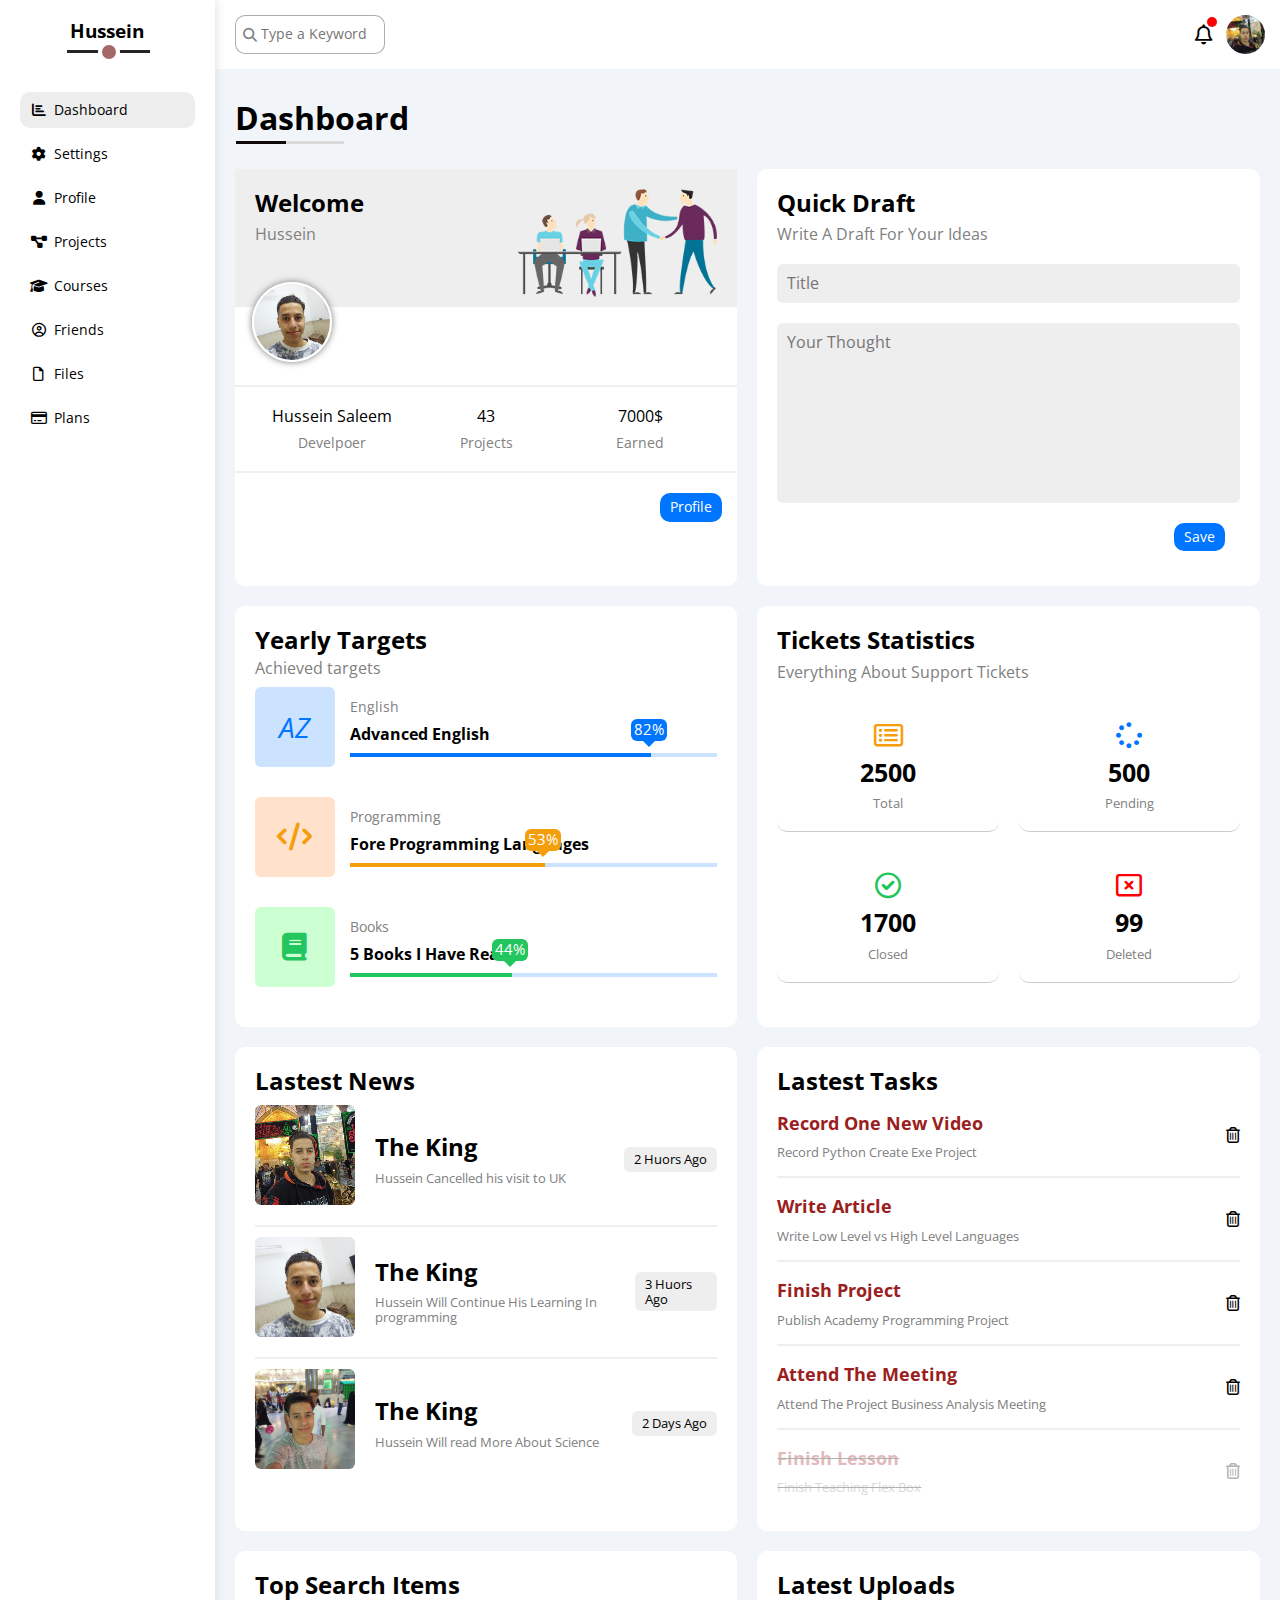
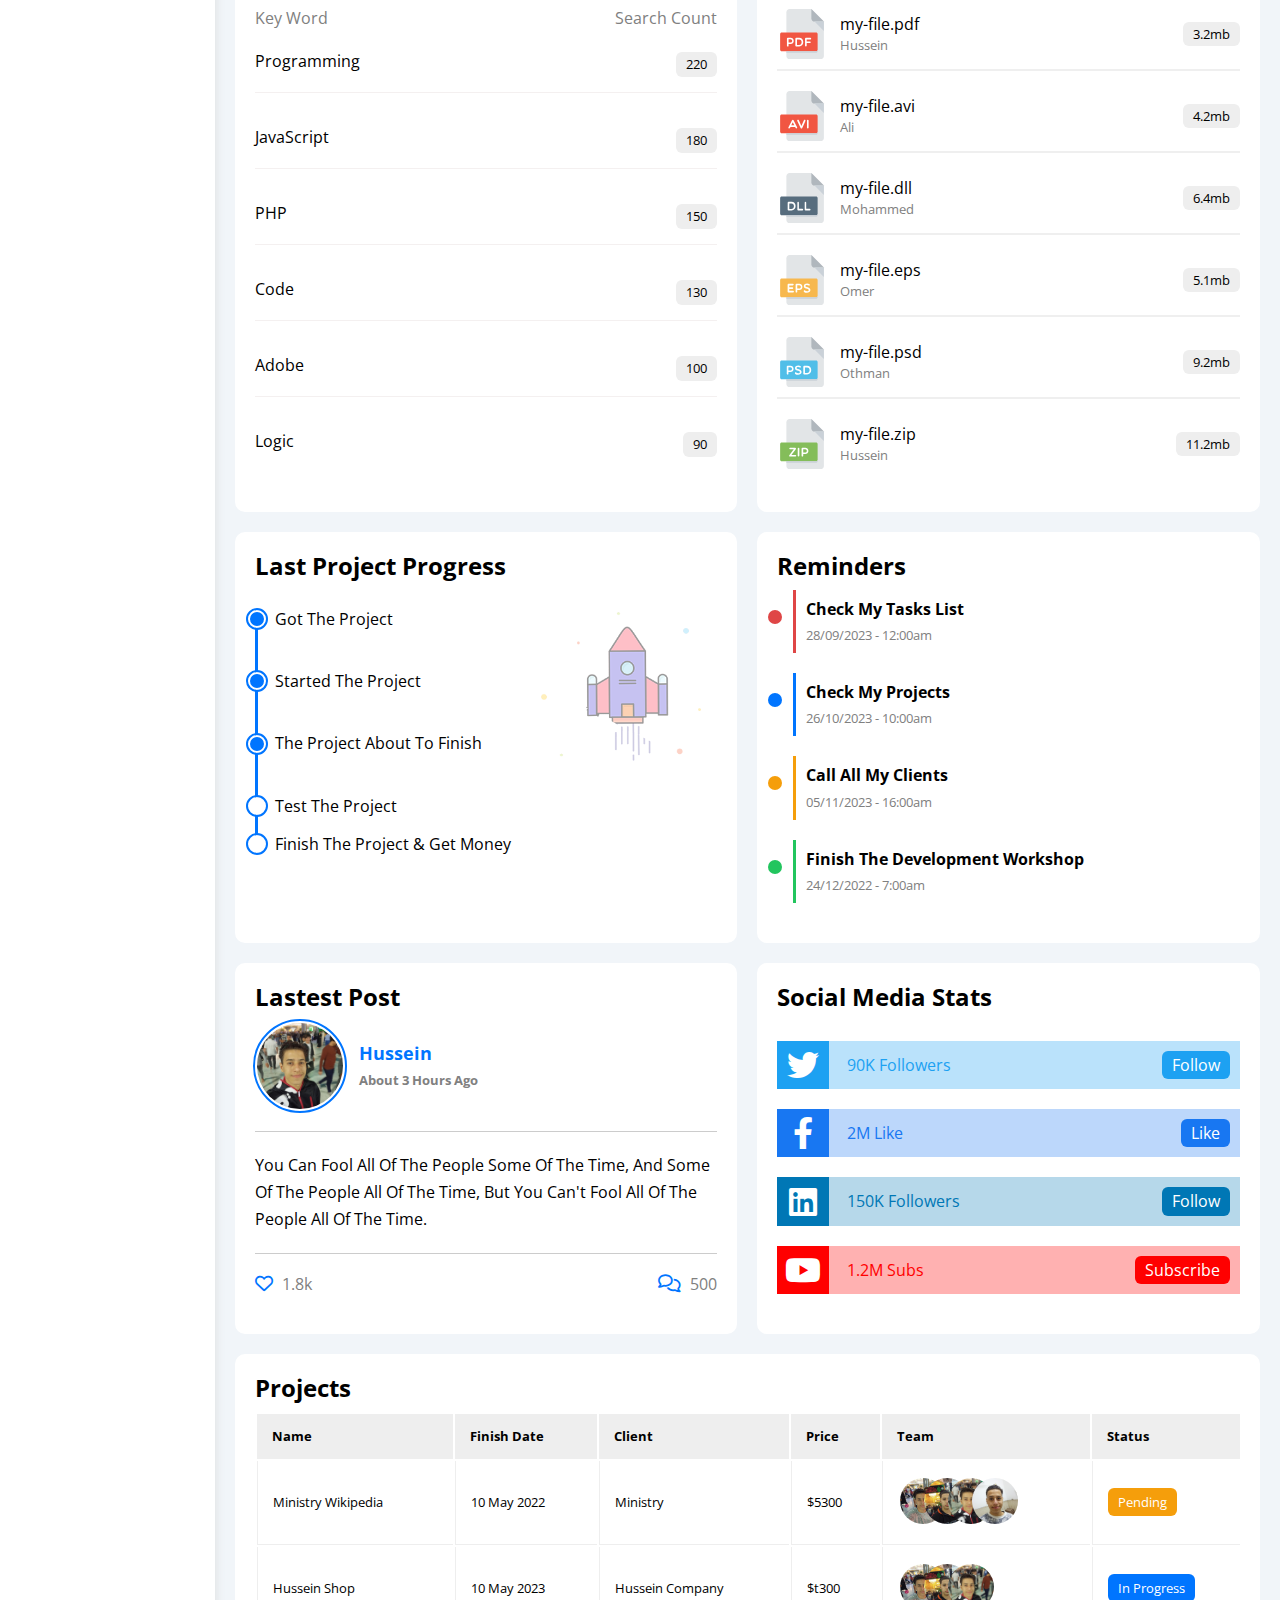
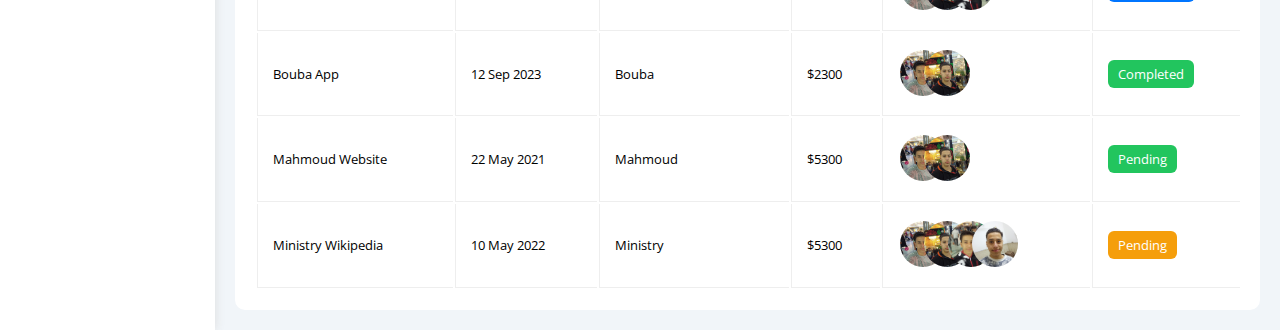
<file: index.html>
<!DOCTYPE html>
<html lang="en">

<head>
  <meta charset="UTF-8">
  <meta http-equiv="X-UA-Compatible" content="IE=edge">
  <meta name="viewport" content="width=device-width, initial-scale=1.0">
  <!-- links -->
  <link rel="stylesheet" href="css/all.min.css">
  <link rel="stylesheet" href="css/framework.css">
  <link rel="stylesheet" href="css/main.css">
  <link rel="stylesheet" href="css/normallizw.css">
  
  <!-- links -->
  <!-- google fonts  -->
  <link rel="preconnect" href="https://fonts.googleapis.com">
  <link rel="preconnect" href="https://fonts.gstatic.com" crossorigin>
  <link href="https://fonts.googleapis.com/css2?family=open+Sans:ital,wght@300;500&display=swap" rel="stylesheet">

  <!-- google fonts  -->
  <title>Dashboard</title>
</head>

<body>

  <div class="page d-flex">
    <div class="sidebar bg-wit p-20 p-rel">
      <h3 class="p-rel text-c mt-0">Hussein</h3>
      <ul>
        <li>
          <a class="active d-flex p-10 red-10 c-black fs-14 align-c" href="index.html">
            <i class="fa-solid fa-chart-bar fa-fw "></i>
            <span>Dashboard</span>
          </a>
        </li>
        <li>
          <a class="d-flex p-10 red-10 c-black fs-14 align-c" href="settings.html">
            <i class="fa-solid fa-gear fa-fw"></i>
            <span>Settings</span>
          </a>
        </li>
        <li>
          <a class="d-flex p-10 red-10 c-black fs-14 align-c" href="profile.html">
            <i class="fa-solid fa-user fa-fw"></i>
            <span>Profile</span>
          </a>
        </li>
        <li>
          <a class=" d-flex p-10 red-10 c-black fs-14 align-c" href="project.html">
            <i class="fa-solid fa-diagram-project fa-fw"></i>
            <span>Projects</span>
          </a>
        </li>
        <li>
          <a class=" d-flex p-10 red-10 c-black fs-14 align-c" href="course.html">
            <i class="fa-solid fa-graduation-cap fa-fw"></i>
            <span>Courses</span>
          </a>
        </li>
        <li>
          <a class="d-flex p-10 red-10 c-black fs-14 align-c" href="friends.html">
            <i class="fa-regular fa-circle-user fa-fw"></i>
            <span>Friends</span>
          </a>
        </li>
        <li>
          <a class=" d-flex p-10 red-10 c-black fs-14 align-c" href="files.html">
            <i class="fa-regular fa-file fa-fw"></i>
            <span>Files</span>
          </a>
        </li>
        <li>
          <a class="d-flex p-10 red-10 c-black fs-14 align-c" href="plans.html">
            <i class="fa-regular fa-credit-card fa-fw"></i>
            <span>Plans</span>
          </a>
        </li>
      </ul>
    </div>
    <div class="content w-full">
      <!-- start head  -->
      <div class="head p-15 between-flex bg-wit ">
        <div class="nav p-rel">
          <input class="p-10" type="text" placeholder="Type a Keyword ">
        </div>
        <div class="icon p-rel d-flex align-c">
          <span class="p-rel">

            <i class="fa-regular fa-bell fa-lg"></i>
          </span>
          <img class="ml-10" src="images/hussen100.png" alt="">
        </div>
      </div>
      <!-- end head  -->
      <h1 class="dash p-rel p-10 ml-10">Dashboard</h1>
      <div class="wrapper d-grid gap-20">
        <div class="welcome bg-wit red-10 textc-mob block-mob">
          <div class="intro p-20 d-flex space-b bg-eee">
            <div>
              <h2 class="m-0 ">Welcome</h2>
              <p class="c-grey mt-5">Hussein</p>
            </div>
            <img class="hidden" src="images/welcome.png" alt="">
          </div>
          <img class="img" src="images/Safeimagekit-resized-img.png" alt="">
          <div class="body p-20 bg-wit mt-20 mb-20 d-flex text-c block-mob">
            <div>Hussein Saleem <span class="ds-block fs-14 mt-10 c-grey">Develpoer</span></div>
            <div>43 <span class="ds-block mt-10 fs-14 c-grey">Projects</span></div>
            <div>7000$ <span class="ds-block mt-10 fs-14 c-grey">Earned</span></div>
          </div>
          <a href="profile.index" class="btny btn">Profile</a>
        </div>
        <!-- start quick  -->
        <div class="quick red-10 p-20 bg-wit">
          <h2 class="m-0">Quick Draft</h2>
          <p class="ppp">Write A Draft For Your Ideas</p>
          <form>
            <input class="ds-block w-full p-10 red-6 mt-10 mb-10 bord-non bg-eee" type="text" placeholder="Title">
            <textarea class="area ds-block  red-6 w-full p-10 mt-20 mb-20 bord-non bg-eee"
              placeholder="Your Thought"></textarea>
          </form>
          <a href="quick.html" class="btny btn">Save</a>
        </div>
        <!-- end quick  -->
        <!-- start target  -->
        <div class="target p-20 red-10 bg-wit">
          <h2 class="m-0">Yearly Targets</h2>
          <div class="ppp">Achieved targets</div>
          <div class="target-row center-flex pb-20 bule">
            <div class="icon red-6 center-flex icony">
              <i class="c-blue">AZ</i>
            </div>
            <div class="detalis">
              <span class="fs-14 c-grey">English</span>
              <span class="mt-10 ds-block mb-10 fw-bold">Advanced English</span>
              <div class="prog p-rel">
                <span class="bg-blue blue" style="width: 82%;"><span class="bg-blue">82%</span></span>
              </div>
            </div>
          </div>
          <div class="target-row center-flex pb-20 orange">
            <div class="icon red-6 center-flex  icony">
              <i class="fa-solid fa-code fa-lg c-orange"></i>
            </div>
            <div class="detalis">
              <span class="fs-14 c-grey">Programming</span>
              <span class="mt-10 ds-block mb-10 fw-bold">Fore Programming Languages</span>
              <div class="prog p-rel">
                <span class="bg-orange orange" style="width: 53%;"><span class="bg-orange">53%</span></span>
              </div>
            </div>
          </div>
          <div class="target-row center-flex pb-20 green">
            <div class="icon red-6 center-flex icony">
              <i class="fa fa-duotone fa-book c-green"></i>
            </div>
            <div class="detalis">
              <span class="fs-14 c-grey">Books</span>
              <span class="mt-10 ds-block mb-10 fw-bold">5 Books I Have Read</span>
              <div class="prog p-rel">
                <span class="bg-green green" style="width: 44%;"><span class="bg-green">44%</span></span>
              </div>
            </div>
          </div>
        </div>
        <!-- end target  -->
        <!-- start tikits -->
        <div class="tikits p-20 red-10 bg-wit">
          <h2 class="m-0">Tickets Statistics</h2>
          <p class="ppp">Everything About Support Tickets</p>
          <div class="d-flex text-c gap-20 f-wrap">
            <div class="box p-20 red-10 fs-13 c-grey bor-1">
              <i class="fa-regular fa-rectangle-list fa-2x mb-10 c-orange"></i>
              <div class="mb-10 fs-25 fw-bold c-black">2500</div>
              <span class="d-block ft-cont m-auto">Total</span>
            </div>
            <div class="box p-20 red-10 fs-13 c-grey bor-1">
              <i class="fa-solid fa-spinner fa-2x mb-10 c-blue"></i>
              <div class="mb-10 fs-25 fw-bold c-black">500</div>
              <span class="d-block ft-cont m-auto">Pending</span>
            </div>
            <div class="box p-20 red-10 fs-13 c-grey bor-1">
              <i class="fa-regular fa-circle-check fa-2x mb-10 c-green"></i>
              <div class="mb-10 fs-25 fw-bold c-black">1700</div>
              <span class="d-block ft-cont m-auto">Closed</span>
            </div>
            <div class="box p-20 red-10 fs-13 c-grey bor-1">
              <i class="fa-regular fa-rectangle-xmark fa-2x mb-10 c-red"></i>
              <div class="mb-10 fs-25 fw-bold c-black">99</div>
              <span class="d-block ft-cont m-auto">Deleted</span>
            </div>
          </div>
        </div>
        <!-- end tikits -->

        <!-- start lestest news  -->
        <div class="lastest bg-wit red-10 p-20 textc-mob">
          <h2 class="m-0 pb-10">Lastest News</h2>
          <div class="box  d-flex align-c">
            <img class="mb-10 red-6" src="images/hussen100.png" alt="">
            <div class="info grow-1  ml-20 mb-10">
              <h2>
                The King
              </h2>
              <span class="ds-block fs-13 c-grey pb-10 mt-10">Hussein Cancelled his visit to UK</span>
            </div>
            <div class=" fs-13 bg-eee  pt-5 pb-5 pr-10 pl-10 red-6 "><span>2</span> Huors Ago</div>
          </div>
          <div class="box d-flex align-c">
            <img class="mb-10 red-6" src="images/Safeimagekit-resized-img.png" alt="">
            <div class="info grow-1  ml-20 mb-10">
              <h2>
                The King
              </h2>
              <span class="ds-block pb-10 fs-13 c-grey mt-10">Hussein Will Continue His Learning In programming</span>
            </div>
            <div class=" fs-13 bg-eee  pt-5 pb-5 pr-10 pl-10 red-6 "><span>3</span> Huors Ago</div>
          </div>
          <div class="box d-flex  align-c">
            <img class="mb-10 red-6" src="images/hussein.jpg" alt="">
            <div class="info grow-1  ml-20 mb-10">
              <h2>
                The King
              </h2>
              <span class="ds-block pb-10 fs-13 mt-10 c-grey ">Hussein Will read More About Science</span>
            </div>
            <div class=" fs-13 bg-eee pt-5  pb-5 pr-10 pl-10 red-6 "> <span>2</span> Days Ago</div>
          </div>
        </div>
        <!-- end lestest news  -->

        <!-- start delete -->
        <div class="delete bg-wit red-10 p-20">
          <h2 class="m-0">Lastest Tasks</h2>
          <div class="box between-flex">
            <div class="info grow-1">
              <h3 class="fs-18">Record One New Video</h3>
              <p class="fs-13 c-grey mt--10 ">Record Python Create Exe Project</p>
            </div>
            <i class="fa-regular fa-trash-can delete"></i>
          </div>
          <div class="box between-flex">
            <div class="info grow-1">
              <h3 class="fs-18">Write Article</h3>
              <p class="fs-13 c-grey mt--10 ">Write Low Level vs High Level Languages</p>
            </div>
            <i class="fa-regular fa-trash-can delete"></i>
          </div>
          <div class="box between-flex">
            <div class="info grow-1">
              <h3 class="fs-18">Finish Project</h3>
              <p class="fs-13 c-grey mt--10 ">Publish Academy Programming Project</p>
            </div>
            <i class="fa-regular fa-trash-can delete"></i>
          </div>
          <div class="box between-flex ">
            <div class="info grow-1">
              <h3 class="fs-18">Attend The Meeting</h3>
              <p class="fs-13 c-grey mt--10 ">Attend The Project Business Analysis Meeting</p>
            </div>
            <i class="fa-regular fa-trash-can delete"></i>
          </div>
          <div class="box between-flex done">
            <div class="info grow-1">
              <h3 class="fs-18">Finish Lesson</h3>
              <p class="fs-13 c-grey mt--10 ">Finish Teaching Flex Box</p>
            </div>
            <i class="fa-regular fa-trash-can delete"></i>
          </div>
        </div>

        <!-- end delete -->

        <!-- start top search  -->
        <div class="search bg-wit red-10 p-20">
          <h2 class="m-0 pb-10">Top Search Items</h2>
          <div class="d-flex space-b c-grey mb-10">
            <div>Key Word</div>
            <div>Search Count</div>
          </div>
          <div class="box d-flex space-b pt-15 pb-15">
            <span>Programming</span>
            <span class="bg-eee fs-13 pt-5 pb-5 pl-10 pr-10 red-6">220</span>
          </div>
          <div class="box d-flex space-b pt-15 pb-15">
            <span>JavaScript</span>
            <span class="bg-eee fs-13 pt-5 pb-5 pl-10 pr-10 red-6">180</span>
          </div>
          <div class="box d-flex space-b pt-15 pb-15">
            <span>PHP</span>
            <span class="bg-eee fs-13 pt-5 pb-5 pl-10 pr-10 red-6">150</span>
          </div>
          <div class="box d-flex space-b pt-15 pb-15">
            <span>Code</span>
            <span class="bg-eee fs-13 pt-5 pb-5 pl-10 pr-10 red-6">130</span>
          </div>
          <div class="box d-flex space-b pt-15 pb-15">
            <span>Adobe</span>
            <span class="bg-eee fs-13 pt-5 pb-5 pl-10 pr-10 red-6">100</span>
          </div>
          <div class="box d-flex space-b pt-15 pb-15">
            <span>Logic</span>
            <span class="bg-eee fs-13 pt-5 pb-5 pl-10 pr-10 red-6">90</span>
          </div>
        </div>
        <!-- end top search  -->
        <!-- start uplode  -->
        <div class="uplode bg-wit red-10 p-20">
          <h2 class="m-0 pb-10">Latest Uploads</h2>
          <div class="box d-flex align-c mb-20">
            <img class="w50 pdf" src="images/pdf.svg" alt="">
            <div class="info grow-1">
              <span class="ds-block mb-5">my-file.pdf</span>
              <span class="ds-block fs-13 c-grey">Hussein</span>
            </div>
            <div class="fit-count pt-5 pb-5 pl-10 red-6 fs-13 pr-10 bg-eee">3.2mb</div>
          </div>
          <div class="box d-flex align-c mb-20">
            <img class="w50 pdf" src="images/avi.svg" alt="">
            <div class="info grow-1">
              <span class="ds-block mb-5">my-file.avi</span>
              <span class="ds-block fs-13 c-grey">Ali</span>
            </div>
            <div class="fit-count pt-5 pb-5 pl-10 red-6 fs-13 pr-10 bg-eee">4.2mb</div>
          </div>
          <div class="box d-flex align-c mb-20">
            <img class="w50 pdf" src="images/dll.svg" alt="">
            <div class="info grow-1">
              <span class="ds-block mb-5">my-file.dll</span>
              <span class="ds-block fs-13 c-grey">Mohammed</span>
            </div>
            <div class="fit-count pt-5 pb-5 pl-10 red-6 fs-13 pr-10 bg-eee">6.4mb</div>
          </div>
          <div class="box d-flex align-c mb-20">
            <img class="w50 pdf" src="images/eps.svg" alt="">
            <div class="info grow-1">
              <span class="ds-block mb-5">my-file.eps</span>
              <span class="ds-block fs-13 c-grey">Omer</span>
            </div>
            <div class="fit-count pt-5 pb-5 pl-10 red-6 fs-13 pr-10 bg-eee">5.1mb</div>
          </div>
          <div class="box d-flex align-c mb-20">
            <img class="w50 pdf" src="images/psd.svg" alt="">
            <div class="info grow-1">
              <span class="ds-block mb-5">my-file.psd</span>
              <span class="ds-block fs-13 c-grey">Othman</span>
            </div>
            <div class="fit-count pt-5 pb-5 pl-10 red-6 fs-13 pr-10 bg-eee">9.2mb</div>
          </div>
          <div class="box d-flex align-c mb-20">
            <img class="w50 pdf" src="images/zip.svg" alt="">
            <div class="info grow-1">
              <span class="ds-block mb-5">my-file.zip</span>
              <span class="ds-block fs-13 c-grey">Hussein</span>
            </div>
            <div class="fit-count pt-5 pb-5 pl-10 red-6 fs-13 pr-10 bg-eee">11.2mb</div>
          </div>

        </div>
        <!-- end uplode  -->

        <!-- start Projects  -->
        <div class="Project bg-wit red-10 p-20 p-rel">
          <h2 class="m-0 pb-10">Last Project Progress</h2>
          <ul class="p-0 p-rel">
            <li class="d-flex align-c pl-20 mt-20 done">Got The Project</li>
            <li class="d-flex align-c pl-20 mt-20 done">Started The Project</li>
            <li class="d-flex align-c mt-20 pl-20 done">The Project About To Finish</li>
            <li class="d-flex align-c mt-20 pl-20 crunt">Test The Project</li>
            <li class="d-flex align-c pl-20 mt-20 ">Finish The Project & Get Money</li>
          </ul>
          <img class="imge hidden" src="images/project.png" alt="">
        </div>
        <!-- end Projects  -->

        <!-- start reminds  -->
        <div class="reminder bg-wit red-10 p-20 p-rel">
          <h2 class="m-0 pb-10">Reminders</h2>
          <div class=" red mb-20">
            <span class="fs-16 ds-block fw-bold mb-10">Check My Tasks List</span>
            <span class="fs-13 ds-block c-grey">28/09/2023 - 12:00am</span>
          </div>
          <div class=" blue mb-20">
            <span class="fs-16 ds-block fw-bold mb-10">Check My Projects</span>
            <span class="fs-13 ds-block c-grey">26/10/2023 - 10:00am</span>
          </div>
          <div class=" orange mb-20">
            <span class="fs-16 ds-block fw-bold mb-10">Call All My Clients</span>
            <span class="fs-13 ds-block c-grey">05/11/2023 - 16:00am</span>
          </div>
          <div class=" green mb-20">
            <span class="fs-16 ds-block fw-bold mb-10">Finish The Development Workshop</span>
            <span class="fs-13 ds-block c-grey">24/12/2022 - 7:00am</span>
          </div>
        </div>
        <!-- end reminds  -->

        <!-- start post  -->
        <div class="post bg-wit red-10 p-20">
          <h2 class="m-0 pb-10">Lastest Post</h2>
          <div class="box d-flex align-c bor-1 pb-20 mb-20">
            <img src="images/hussein2.jpg" alt="">
            <div class="fs-18 c-blue fw-bold ">Hussein
              <span class="fs-13 ds-block c-grey mt-10">About 3 Hours Ago</span>
            </div>
          </div>
          <div class="mb-20 line-h bor-1 pb-20 textc-mob">
            You Can Fool All Of The People Some Of The Time, And Some Of The People All Of The Time, But You Can't Fool
            All Of The
            People All Of The Time.
          </div>
          <div class="between-flex mb-10">
            <div class="c-grey ">
              <i class="fa-regular fa-heart fs-18 c-blue mr-5"></i>
              <span>1.8k</span>
            </div>
            <div class="c-grey ">
              <i class="fa-regular fa-comments fs-18 c-blue mr-5"></i>
              <span>500</span>
            </div>
          </div>
        </div>
        <!-- end post  -->

        <!-- start media  -->
        <div class="media bg-wit red-10 p-20 p-rel">
          <h2 class="m-0 pb-10">Social Media Stats</h2>
          <div class="box p-10 p-rel twitter mb-10 between-flex">
            <i class="fa-brands fa-twitter fa-2x c-wit h-full center-flex"></i>
            <div class="min grow-1 between-flex">
              <span>90K Followers</span>
              <a href="" class="pt-5  pb-5  c-wit pr-10 pl-10 red-6">Follow</a>
            </div>
          </div>
          <div class="box p-10 p-rel face mb-10 between-flex">
            <i class="fa-brands fa-facebook-f fa-2x c-wit h-full center-flex"></i>
            <div class="min grow-1 between-flex">
              <span>2M Like</span>
              <a href="" class="pt-5  pb-5  c-wit pr-10 pl-10 red-6">Like</a>
            </div>
          </div>
          <div class="box p-10 p-rel mb-10 linked between-flex">
            <i class="fa-brands fa-linkedin fa-2x c-wit h-full center-flex"></i>
            <div class="min grow-1 between-flex">
              <span>150K Followers</span>
              <a href="" class="pt-5  pb-5  c-wit pr-10 pl-10 red-6">Follow</a>
            </div>
          </div>
          <div class="box p-10 p-rel mb-10 youtube between-flex">
            <i class="fa-brands fa-youtube fa-2x c-wit h-full center-flex"></i>
            <div class="min grow-1 between-flex">
              <span>1.2M Subs</span>
              <a href="" class="pt-5  pb-5  c-wit pr-10 pl-10 red-6">Subscribe</a>
            </div>
          </div>
        </div>
        <!-- end media  -->

        <!-- start project taple  -->
         <div  class="taple  bg-wit red-10 p-20 p-rel"> 
          <h2 class="m-0 pb-10">Projects</h2>
          <div class="responsive-taple">
            <table class="fs-13 w-full">
              <thead>
                <tr>
                  <td>Name</td>
                  <td>Finish Date</td>
                  <td>Client</td>
                  <td>Price</td>
                  <td>Team</td>
                  <td>Status</td>
                </tr>
              </thead>
              <tbody>
                <tr>
                  <td>Ministry Wikipedia</td>
                  <td>10 May 2022</td>
                  <td>Ministry</td>
                  <td>$5300</td>
                  <td>
                    <img class="w50" src="images/hussein.jpg" alt="">
                    <img class="w50" src="images/hussein1.png" alt="">
                    <img class="w50" src="images/hussein2.jpg" alt="">
                    <img class="w50" src="images/Safeimagekit-resized-img.png" alt="">
                  </td>
                  <td>
                    <span class="lable-s red-6  bg-orange pt-5 pb-5 c-wit pr-10 pl-10">Pending</span>
                  </td>
                </tr>
                <tr>
                  <td>Hussein Shop</td>
                  <td>10 May 2023</td>
                  <td>Hussein Company</td>
                  <td>$t300</td>
                  <td>
                    <img class="w50" src="images/hussein.jpg" alt="">
                    <img class="w50" src="images/hussein1.png" alt="">
                    <img class="w50" src="images/hussein2.jpg" alt="">
                    
                  </td>
                  <td>
                    <span class="lable-s bg-blue red-6 pt-5 pb-5 c-wit pr-10 pl-10">In Progress</span>
                  </td>
                </tr>
                <tr>
                  <td>Bouba App</td>
                  <td>12 Sep 2023</td>
                  <td>Bouba</td>
                  <td>$2300</td>
                  <td>
                    <img class="w50" src="images/hussein.jpg" alt="">
                    <img class="w50" src="images/hussein1.png" alt="">
                  </td>
                  <td>
                    <span class="lable-s  bg-green red-6 pt-5 pb-5 c-wit pr-10 pl-10">Completed</span>
                  </td>
                </tr>
                <tr>
                  <td>Mahmoud Website</td>
                  <td>22 May 2021</td>
                  <td>Mahmoud</td>
                  <td>$5300</td>
                  <td>
                    <img class="w50" src="images/hussein.jpg" alt="">
                    <img class="w50" src="images/hussein1.png" alt=""> </td>
                  <td>
                    <span class="lable-s bg-green red-6 pt-5 pb-5 c-wit pr-10 pl-10">Pending</span>
                  </td>
                </tr>
                <tr>
                  <td>Ministry Wikipedia</td>
                  <td>10 May 2022</td>
                  <td>Ministry</td>
                  <td>$5300</td>
                  <td>
                    <img class="w50" src="images/hussein.jpg" alt="">
                    <img class="w50" src="images/hussein1.png" alt="">
                    <img class="w50" src="images/hussein2.jpg" alt="">
                    <img class="w50" src="images/Safeimagekit-resized-img.png" alt="">
                  </td>
                  <td>
                    <span class="lable-s bg-orange red-6 pt-5 pb-5 c-wit pr-10 pl-10">Pending</span>
                  </td>
                </tr>
              </tbody>
            </table>
          </div>
        </div> 
        <!-- end project taple  -->
      </div>
    </div>
    </div>
</body>

</html>
</file>
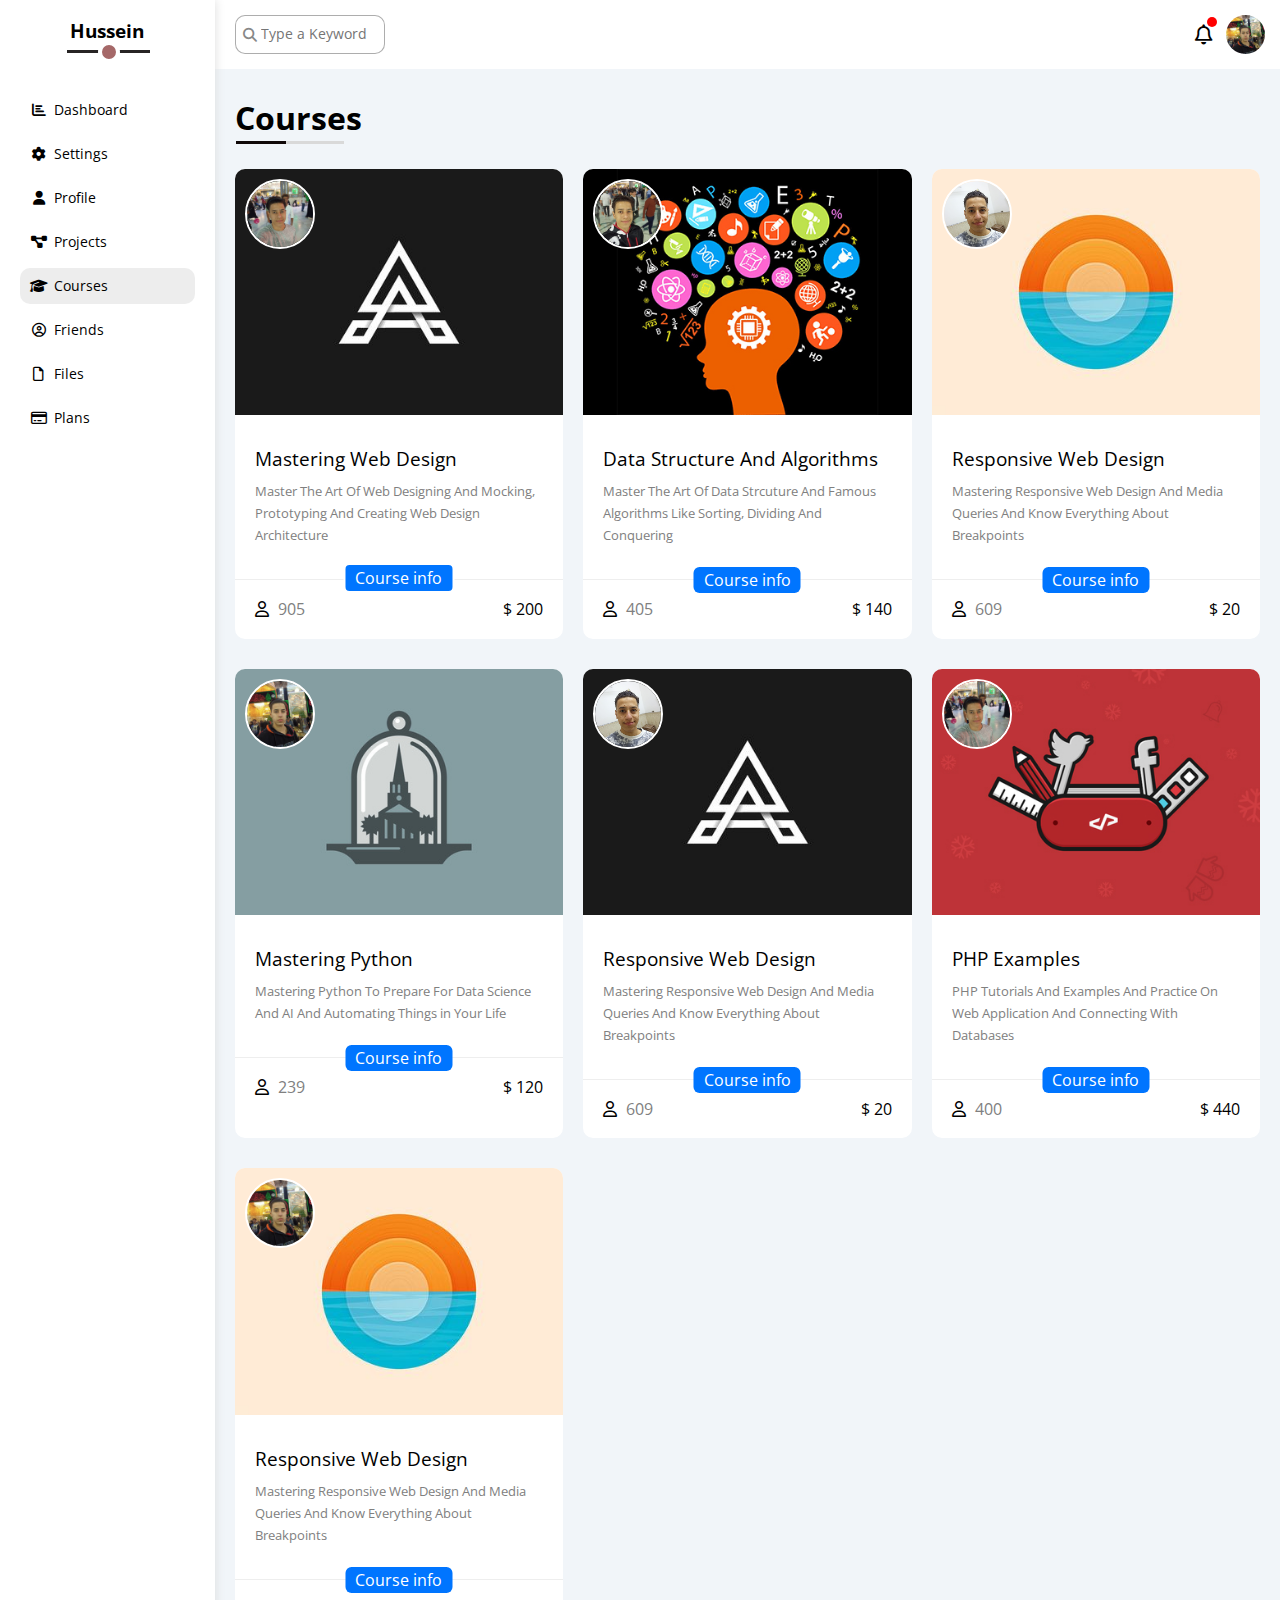
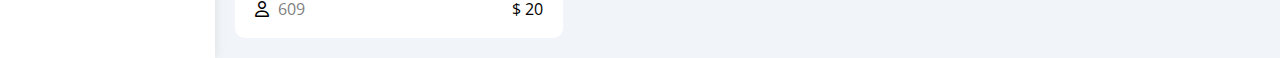
<file: course.html>
<!DOCTYPE html>
<html lang="en">

<head>
  <meta charset="UTF-8">
  <meta http-equiv="X-UA-Compatible" content="IE=edge">
  <meta name="viewport" content="width=device-width, initial-scale=1.0">
  <!-- links -->
  <link rel="stylesheet" href="css/all.min.css">
  <link rel="stylesheet" href="css/framework.css">
  <link rel="stylesheet" href="css/main.css">
  <link rel="stylesheet" href="css/normallizw.css">

  <!-- links -->
  <!-- google fonts  -->
  <link rel="preconnect" href="https://fonts.googleapis.com">
  <link rel="preconnect" href="https://fonts.gstatic.com" crossorigin>
  <link href="https://fonts.googleapis.com/css2?family=open+Sans:ital,wght@300;500&display=swap" rel="stylesheet">

  <!-- google fonts  -->
  <title>Courses</title>
</head>

<body>

  <div class="page d-flex">
    <div class="sidebar bg-wit p-20 p-rel">
      <h3 class="p-rel text-c mt-0">Hussein</h3>
      <ul>
        <li>
          <a class="d-flex p-10 red-10 c-black fs-14 align-c" href="index.html">
            <i class="fa-solid fa-chart-bar fa-fw "></i>
            <span>Dashboard</span>
          </a>
        </li>
        <li>
          <a class=" d-flex p-10 red-10 c-black fs-14 align-c" href="settings.html">
            <i class="fa-solid fa-gear fa-fw"></i>
            <span>Settings</span>
          </a>
        </li>
        <li>
          <a class=" d-flex p-10 red-10 c-black fs-14 align-c" href="profile.html">
            <i class="fa-solid fa-user fa-fw"></i>
            <span>Profile</span>
          </a>
        </li>
        <li>
          <a class=" d-flex p-10 red-10 c-black fs-14 align-c" href="project.html">
            <i class="fa-solid fa-diagram-project fa-fw"></i>
            <span>Projects</span>
          </a>
        </li>
        <li>
          <a class="active d-flex p-10 red-10 c-black fs-14 align-c" href="course.html">
            <i class="fa-solid fa-graduation-cap fa-fw"></i>
            <span>Courses</span>
          </a>
        </li>
        <li>
          <a class="d-flex p-10 red-10 c-black fs-14 align-c" href="friends.html">
            <i class="fa-regular fa-circle-user fa-fw"></i>
            <span>Friends</span>
          </a>
        </li>
        <li>
          <a class=" d-flex p-10 red-10 c-black fs-14 align-c" href="files.html">
            <i class="fa-regular fa-file fa-fw"></i>
            <span>Files</span>
          </a>
        </li>
        <li>
          <a class="d-flex p-10 red-10 c-black fs-14 align-c" href="plans.html">
            <i class="fa-regular fa-credit-card fa-fw"></i>
            <span>Plans</span>
          </a>
        </li>
      </ul>
    </div>
    <div class="content w-full">
      <!-- start head  -->
      <div class="head p-15 between-flex bg-wit ">
        <div class="nav p-rel">
          <input class="p-10" type="text" placeholder="Type a Keyword ">
        </div>
        <div class="icon p-rel d-flex align-c">
          <span class="p-rel">

            <i class="fa-regular fa-bell fa-lg"></i>
          </span>
          <img class="ml-10" src="images/hussen100.png" alt="">
        </div>
      </div>
      <!-- end head  -->
      <h1 class="dash p-rel p-10 ml-10">Courses</h1>
      <div class="course-page d-grid m-20 gap-20">
        <div class="course mb-10 bg-wit overf p-rel red-10">
          <div class="imge mb-10">
            <img class="w-max" src="images/course-01.jpg" alt="">
            <img class="p-ub left-10 w70 bor top-10 red-50" src="images/hussein.jpg" alt="">
          </div>
          <div class="info p-rel p-20">
            <h3 class="m-0 font-n">Mastering Web Design</h3>
            <p class="c-grey mt-10 fs-13 ">Master The Art Of Web Designing And Mocking, Prototyping And Creating Web Design Architecture</p>
            <span class="b-2 bor p-ub ds-block ft-cont bottom-0 left-500">Course info</span>
          </div>
          <div class="between-flex p-20 bor-2">
            <div class=""><i class="fa-regular fa-user"></i>
            <span class="ml-5 c-grey">905</span>
          </div>
          <div>
            <span>$ 200</span>
          </div>
          </div>
        </div>
        <div class="coursemb-10 mb-10 bg-wit overf p-rel red-10">
          <div class="imge mb-10">
            <img class="w-max" src="images/course-02.jpg" alt="">
            <img class="p-ub left-10 w70 bor top-10 red-50" src="images/hussein2.jpg" alt="">
          </div>
          <div class="info p-rel p-20">
            <h3 class="m-0 font-n">Data Structure And Algorithms</h3>
            <p class="c-grey mt-10 fs-13 ">Master The Art Of Data Strcuture And Famous Algorithms Like Sorting, Dividing And Conquering</p>
            <span class="b-2 bro p-ub ds-block ft-cont bottom-0 left-500">Course info</span>
          </div>
          <div class="between-flex bor-2 p-20">
            <div class=""><i class="fa-regular fa-user"></i>
            <span class="ml-5 c-grey">405</span>
          </div>
          <div>
            <span>$ 140</span>
          </div>
          </div>
        </div>
        <div class="course  mb-10 bg-wit overf p-rel red-10">
          <div class="imge mb-10">
            <img class="w-max" src="images/course-03.jpg" alt="">
            <img class="p-ub left-10 w70 bor top-10 red-50" src="images/Safeimagekit-resized-img.png" alt="">
          </div>
          <div class="info p-rel p-20">
            <h3 class="m-0 font-n">Responsive Web Design</h3>
            <p class="c-grey mt-10 fs-13 ">Mastering Responsive Web Design And Media Queries And Know Everything About Breakpoints</p>
            <span class="b-2 bro p-ub ds-block ft-cont bottom-0 left-500">Course info</span>
          </div>
          <div class="between-flex bor-2 p-20">
            <div class=""><i class="fa-regular fa-user"></i>
            <span class="ml-5 c-grey">609</span>
          </div>
          <div>
            <span>$ 20</span>
          </div>
          </div>
        </div>
        <div class="course mb-10 bg-wit overf p-rel red-10">
          <div class="imge mb-10">
            <img class="w-max" src="images/course-04.jpg" alt="">
            <img class="p-ub left-10 w70 bor top-10 red-50" src="images/hussein1.png" alt="">
          </div>
          <div class="info p-rel p-20">
            <h3 class="m-0 font-n">Mastering Python</h3>
            <p class="c-grey mt-10 fs-13 ">Mastering Python To Prepare For Data Science And AI And Automating Things in Your Life</p>
            <span class="b-2 bro p-ub ds-block ft-cont bottom-0 left-500">Course info</span>
          </div>
          <div class="between-flex bor-2 p-20">
            <div class=""><i class="fa-regular fa-user"></i>
            <span class="ml-5 c-grey">239</span>
          </div>
          <div>
            <span>$ 120</span>
          </div>
          </div>
        </div>
        <div class="course mb-10 bg-wit overf p-rel red-10">
          <div class="imge mb-10">
            <img class="w-max" src="images/course-01.jpg" alt="">
            <img class="p-ub left-10 w70 bor top-10 red-50" src="images/Safeimagekit-resized-img.png" alt="">
          </div>
          <div class="info p-rel p-20">
            <h3 class="m-0 font-n">Responsive Web Design</h3>
            <p class="c-grey mt-10 fs-13 ">Mastering Responsive Web Design And Media Queries And Know Everything About Breakpoints</p>
            <span class="b-2 bro p-ub ds-block ft-cont bottom-0 left-500">Course info</span>
          </div>
          <div class="between-flex bor-2 p-20">
            <div class=""><i class="fa-regular fa-user"></i>
            <span class="ml-5 c-grey">609</span>
          </div>
          <div>
            <span>$ 20</span>
          </div>
          </div>
        </div>
        <div class="course mb-10 bg-wit overf p-rel red-10">
          <div class="imge mb-10">
            <img class="w-max" src="images/course-05.jpg" alt="">
            <img class="p-ub left-10 w70 bor top-10 red-50" src="images/hussein.jpg" alt="">
          </div>
          <div class="info p-rel p-20">
            <h3 class="m-0 font-n">PHP Examples</h3>
            <p class="c-grey mt-10 fs-13 ">PHP Tutorials And Examples And Practice On Web Application And Connecting With Databases</p>
            <span class="b-2 bro p-ub ds-block ft-cont bottom-0 left-500">Course info</span>
          </div>
          <div class="between-flex bor-2 p-20">
            <div class=""><i class="fa-regular fa-user"></i>
            <span class="ml-5 c-grey">400</span>
          </div>
          <div>
            <span>$ 440</span>
          </div>
          </div>
        </div>
        <div class="course bg-wit overf p-rel red-10">
          <div class="imge mb-10">
            <img class="w-max" src="images/course-03.jpg" alt="">
            <img class="p-ub left-10 w70 bor top-10 red-50" src="images/hussein1.png" alt="">
          </div>
          <div class="info p-rel p-20">
            <h3 class="m-0 font-n">Responsive Web Design</h3>
            <p class="c-grey mt-10 fs-13 ">Mastering Responsive Web Design And Media Queries And Know Everything About Breakpoints</p>
            <span class="b-2 bro p-ub ds-block ft-cont bottom-0 left-500">Course info</span>
          </div>
          <div class="between-flex bor-2 p-20">
            <div class=""><i class="fa-regular fa-user"></i>
            <span class="ml-5 c-grey">609</span>
          </div>
          <div>
            <span>$ 20</span>
          </div>
          </div>
        </div>
      </div>
    </div>
</body>

</html>
</file>
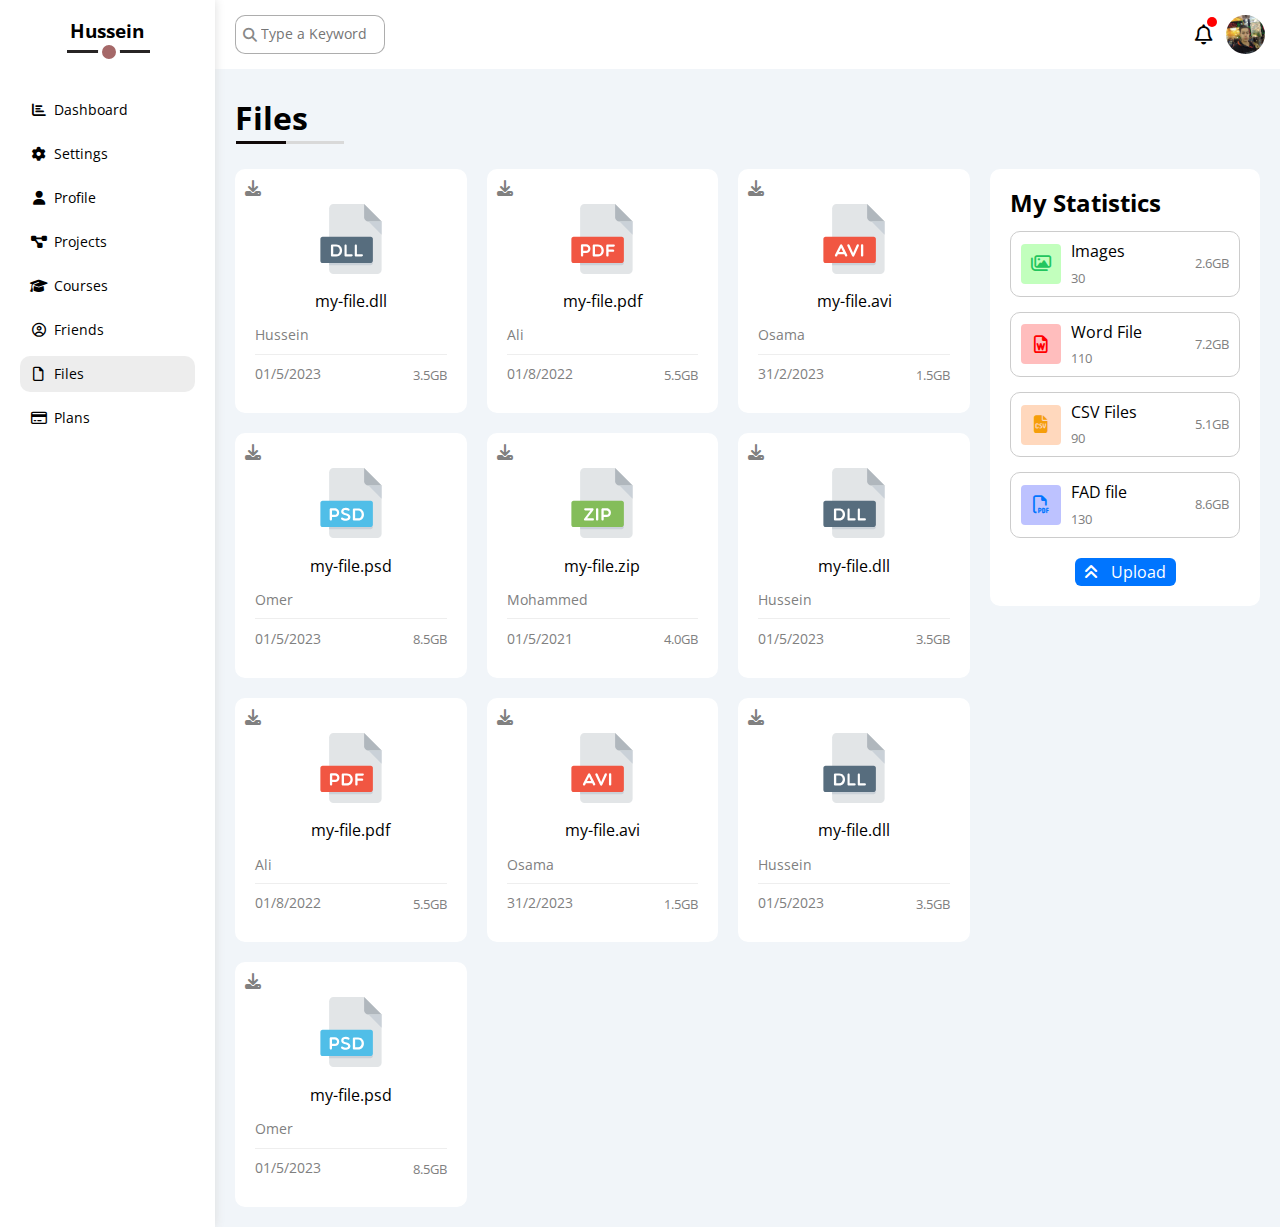
<file: files.html>
<!DOCTYPE html>
<html lang="en">

<head>
  <meta charset="UTF-8">
  <meta http-equiv="X-UA-Compatible" content="IE=edge">
  <meta name="viewport" content="width=device-width, initial-scale=1.0">
  <!-- links -->
  <link rel="stylesheet" href="css/all.min.css">
  <link rel="stylesheet" href="css/framework.css">
  <link rel="stylesheet" href="css/main.css">
  <link rel="stylesheet" href="css/normallizw.css">

  <!-- links -->
  <!-- google fonts  -->
  <link rel="preconnect" href="https://fonts.googleapis.com">
  <link rel="preconnect" href="https://fonts.gstatic.com" crossorigin>
  <link href="https://fonts.googleapis.com/css2?family=open+Sans:ital,wght@300;500&display=swap" rel="stylesheet">

  <!-- google fonts  -->
  <title>Files</title>
</head>

<body>

  <div class="page d-flex">
    <div class="sidebar bg-wit p-20 p-rel">
      <h3 class="p-rel text-c mt-0">Hussein</h3>
      <ul>
        <li>
          <a class="d-flex p-10 red-10 c-black fs-14 align-c" href="index.html">
            <i class="fa-solid fa-chart-bar fa-fw "></i>
            <span>Dashboard</span>
          </a>
        </li>
        <li>
          <a class=" d-flex p-10 red-10 c-black fs-14 align-c" href="settings.html">
            <i class="fa-solid fa-gear fa-fw"></i>
            <span>Settings</span>
          </a>
        </li>
        <li>
          <a class=" d-flex p-10 red-10 c-black fs-14 align-c" href="profile.html">
            <i class="fa-solid fa-user fa-fw"></i>
            <span>Profile</span>
          </a>
        </li>
        <li>
          <a class=" d-flex p-10 red-10 c-black fs-14 align-c" href="project.html">
            <i class="fa-solid fa-diagram-project fa-fw"></i>
            <span>Projects</span>
          </a>
        </li>
        <li>
          <a class=" d-flex p-10 red-10 c-black fs-14 align-c" href="course.html">
            <i class="fa-solid fa-graduation-cap fa-fw"></i>
            <span>Courses</span>
          </a>
        </li>
        <li>
          <a class=" d-flex p-10 red-10 c-black fs-14 align-c" href="friends.html">
            <i class="fa-regular fa-circle-user fa-fw"></i>
            <span>Friends</span>
          </a>
        </li>
        <li>
          <a class="active d-flex p-10 red-10 c-black fs-14 align-c" href="files.html">
            <i class="fa-regular fa-file fa-fw"></i>
            <span>Files</span>
          </a>
        </li>
        <li>
          <a class="d-flex p-10 red-10 c-black fs-14 align-c" href="plans.html">
            <i class="fa-regular fa-credit-card fa-fw"></i>
            <span>Plans</span>
          </a>
        </li>
      </ul>
    </div>
    <div class="content w-full">
      <!-- start head  -->
      <div class="head p-15 between-flex bg-wit ">
        <div class="nav p-rel">
          <input class="p-10" type="text" placeholder="Type a Keyword ">
        </div>
        <div class="icon p-rel d-flex align-c">
          <span class="p-rel">

            <i class="fa-regular fa-bell fa-lg"></i>
          </span>
          <img class="ml-10" src="images/hussen100.png" alt="">
        </div>
      </div>
      <!-- end head  -->
      <h1 class="dash p-rel p-10 ml-10">Files</h1>
      <div class="files-page d-flex m-20 gap-20">
        <div class="file bg-wit red-10 p-20">
          <h2 class="m-0">My Statistics</h2>
          <div class="d-flex align-c mt-15 p-10 bor1 mb-10 red-10 fs-13">
            <i class="fa-regular fa-images fa-lg green center-flex c-green icon"></i>
            <div class="info grow-1">
              <span class="ds-block fs-16">Images</span>
              <span class="ds-block mt-10 c-grey">30</span>
            </div>
            <span class="ds-block c-grey">2.6GB</span>
          </div>
          <div class="d-flex align-c mt-15 p-10 bor1 mb-10 red-10 fs-13">
            <i class="fa-regular fa-file-word fa-lg red center-flex c-red icon"></i>
            <div class="info grow-1">
              <span class="ds-block fs-16">Word File</span>
              <span class="ds-block mt-10 c-grey">110</span>
            </div>
            <span class="ds-block c-grey">7.2GB</span>
          </div>
          <div class="d-flex align-c mt-15 p-10 bor1 mb-10 red-10 fs-13">
            <i class="fa-solid fa-file-csv fa-lg orange center-flex c-orange icon"></i>
            <div class="info grow-1">
              <span class="ds-block fs-16">CSV Files</span>
              <span class="ds-block mt-10 c-grey">90</span>
            </div>
            <span class="ds-block c-grey">5.1GB</span>
          </div>
          <div class="d-flex align-c mt-15 p-10 bor1 mb-20 red-10 fs-13">
            <i class="fa-regular fa-file-pdf fa-lg blue center-flex c-blue icon"></i>
            <div class="info grow-1">
              <span class="ds-block fs-16">FAD file</span>
              <span class="ds-block mt-10 c-grey">130</span>
            </div>
            <span class="ds-block c-grey">8.6GB</span>
          </div>
          <a href="#" class=" pt-5 pb-5 m-auto ds-block ft-cont   pr-10 pl-10 bg-blue c-wit red-6 fs-16">
            <i class="fa-solid fa-angles-up mr-10"></i>
            Upload</a>
        </div>
        <div class="file2 d-grid gap-20">
          <div class="box bg-wit p-20 red-10 p-rel">
            <div class="p-ub left-10 top-10 ">
              <i class="fa-solid fa-download c-grey p-absolute"></i>
            </div>
            <div class="mt-15 mb-15 text-c">
              <img class="m-autoo  w70 bro" src="images/dll.svg" alt="">
              <div class="mt-15">
                <h4 class="m-0 font-n">my-file.dll</h4>
              </div>
            </div>
            <div class="mb-10 ">
              <span class="fs-14 c-grey">Hussein</span>
            </div>
            <div class="between-flex bor-2 mb-10 pt-10">
              <span class="ds-block fs-14 c-grey">01/5/2023</span>
              <div class="pl-10">
                <a href="#" class=" c-grey fs-13">3.5GB</a>

              </div>
            </div>
          </div>
          <div class="box bg-wit p-20 red-10 p-rel">
            <div class="p-ub left-10 top-10 ">
              <i class="fa-solid fa-download c-grey p-absolute"></i>
            </div>
            <div class="mt-15 mb-15 text-c">
              <img class="m-autoo  w70 bro" src="images/pdf.svg" alt="">
              <div class="mt-15">
                <h4 class="m-0 font-n">my-file.pdf</h4>
              </div>
            </div>
            <div class="mb-10 ">
              <span class="fs-14 c-grey">Ali</span>
            </div>
            <div class="between-flex bor-2 mb-10 pt-10">
              <span class="ds-block fs-14 c-grey">01/8/2022</span>
              <div class="pl-10">
                <a href="#" class=" c-grey fs-13">5.5GB</a>

              </div>
            </div>
          </div>
          <div class="box bg-wit p-20 red-10 p-rel">
            <div class="p-ub left-10 top-10 ">
              <i class="fa-solid fa-download c-grey p-absolute"></i>
            </div>
            <div class="mt-15 mb-15 text-c">
              <img class="m-autoo  w70 bro" src="images/avi.svg" alt="">
              <div class="mt-15">
                <h4 class="m-0 font-n">my-file.avi</h4>
              </div>
            </div>
            <div class="mb-10 ">
              <span class="fs-14 c-grey">Osama</span>
            </div>
            <div class="between-flex bor-2 mb-10 pt-10">
              <span class="ds-block fs-14 c-grey">31/2/2023</span>
              <div class="pl-10">
                <a href="#" class=" c-grey fs-13">1.5GB</a>

              </div>
            </div>
          </div>
          <div class="box bg-wit p-20 red-10 p-rel">
            <div class="p-ub left-10 top-10 ">
              <i class="fa-solid fa-download c-grey p-absolute"></i>
            </div>
            <div class="mt-15 mb-15 text-c">
              <img class="m-autoo  w70 bro" src="images/psd.svg" alt="">
              <div class="mt-15">
                <h4 class="m-0 font-n">my-file.psd</h4>
              </div>
            </div>
            <div class="mb-10 ">
              <span class="fs-14 c-grey">Omer</span>
            </div>
            <div class="between-flex bor-2 mb-10 pt-10">
              <span class="ds-block fs-14 c-grey">01/5/2023</span>
              <div class="pl-10">
                <a href="#" class=" c-grey fs-13">8.5GB</a>

              </div>
            </div>
          </div>
          <div class="box bg-wit p-20 red-10 p-rel">
            <div class="p-ub left-10 top-10 ">
              <i class="fa-solid fa-download c-grey p-absolute"></i>
            </div>
            <div class="mt-15 mb-15 text-c">
              <img class="m-autoo  w70 bro" src="images/zip.svg" alt="">
              <div class="mt-15">
                <h4 class="m-0 font-n">my-file.zip</h4>
              </div>
            </div>
            <div class="mb-10 ">
              <span class="fs-14 c-grey">Mohammed</span>
            </div>
            <div class="between-flex bor-2 mb-10 pt-10">
              <span class="ds-block fs-14 c-grey">01/5/2021</span>
              <div class="pl-10">
                <a href="#" class=" c-grey fs-13">4.0GB</a>

              </div>
            </div>
          </div>
          <div class="box bg-wit p-20 red-10 p-rel">
            <div class="p-ub left-10 top-10 ">
              <i class="fa-solid fa-download c-grey p-absolute"></i>
            </div>
            <div class="mt-15 mb-15 text-c">
              <img class="m-autoo  w70 bro" src="images/dll.svg" alt="">
              <div class="mt-15">
                <h4 class="m-0 font-n">my-file.dll</h4>
              </div>
            </div>
            <div class="mb-10 ">
              <span class="fs-14 c-grey">Hussein</span>
            </div>
            <div class="between-flex bor-2 mb-10 pt-10">
              <span class="ds-block fs-14 c-grey">01/5/2023</span>
              <div class="pl-10">
                <a href="#" class=" c-grey fs-13">3.5GB</a>

              </div>
            </div>
          </div>
          <div class="box bg-wit p-20 red-10 p-rel">
            <div class="p-ub left-10 top-10 ">
              <i class="fa-solid fa-download c-grey p-absolute"></i>
            </div>
            <div class="mt-15 mb-15 text-c">
              <img class="m-autoo  w70 bro" src="images/pdf.svg" alt="">
              <div class="mt-15">
                <h4 class="m-0 font-n">my-file.pdf</h4>
              </div>
            </div>
            <div class="mb-10 ">
              <span class="fs-14 c-grey">Ali</span>
            </div>
            <div class="between-flex bor-2 mb-10 pt-10">
              <span class="ds-block fs-14 c-grey">01/8/2022</span>
              <div class="pl-10">
                <a href="#" class=" c-grey fs-13">5.5GB</a>
          
              </div>
            </div>
          </div>
          <div class="box bg-wit p-20 red-10 p-rel">
            <div class="p-ub left-10 top-10 ">
              <i class="fa-solid fa-download c-grey p-absolute"></i>
            </div>
            <div class="mt-15 mb-15 text-c">
              <img class="m-autoo  w70 bro" src="images/avi.svg" alt="">
              <div class="mt-15">
                <h4 class="m-0 font-n">my-file.avi</h4>
              </div>
            </div>
            <div class="mb-10 ">
              <span class="fs-14 c-grey">Osama</span>
            </div>
            <div class="between-flex bor-2 mb-10 pt-10">
              <span class="ds-block fs-14 c-grey">31/2/2023</span>
              <div class="pl-10">
                <a href="#" class=" c-grey fs-13">1.5GB</a>
          
              </div>
            </div>
          </div>
          <div class="box bg-wit p-20 red-10 p-rel">
            <div class="p-ub left-10 top-10 ">
              <i class="fa-solid fa-download c-grey p-absolute"></i>
            </div>
            <div class="mt-15 mb-15 text-c">
              <img class="m-autoo  w70 bro" src="images/dll.svg" alt="">
              <div class="mt-15">
                <h4 class="m-0 font-n">my-file.dll</h4>
              </div>
            </div>
            <div class="mb-10 ">
              <span class="fs-14 c-grey">Hussein</span>
            </div>
            <div class="between-flex bor-2 mb-10 pt-10">
              <span class="ds-block fs-14 c-grey">01/5/2023</span>
              <div class="pl-10">
                <a href="#" class=" c-grey fs-13">3.5GB</a>

              </div>
            </div>
          </div>
          <div class="box bg-wit p-20 red-10 p-rel">
            <div class="p-ub left-10 top-10 ">
              <i class="fa-solid fa-download c-grey p-absolute"></i>
            </div>
            <div class="mt-15 mb-15 text-c">
              <img class="m-autoo  w70 bro" src="images/psd.svg" alt="">
              <div class="mt-15">
                <h4 class="m-0 font-n">my-file.psd</h4>
              </div>
            </div>
            <div class="mb-10 ">
              <span class="fs-14 c-grey">Omer</span>
            </div>
            <div class="between-flex bor-2 mb-10 pt-10">
              <span class="ds-block fs-14 c-grey">01/5/2023</span>
              <div class="pl-10">
                <a href="#" class=" c-grey fs-13">8.5GB</a>
          
              </div>
            </div>
          </div>
          
        </div>
      </div>
    </div>
</body>

</html>
</file>
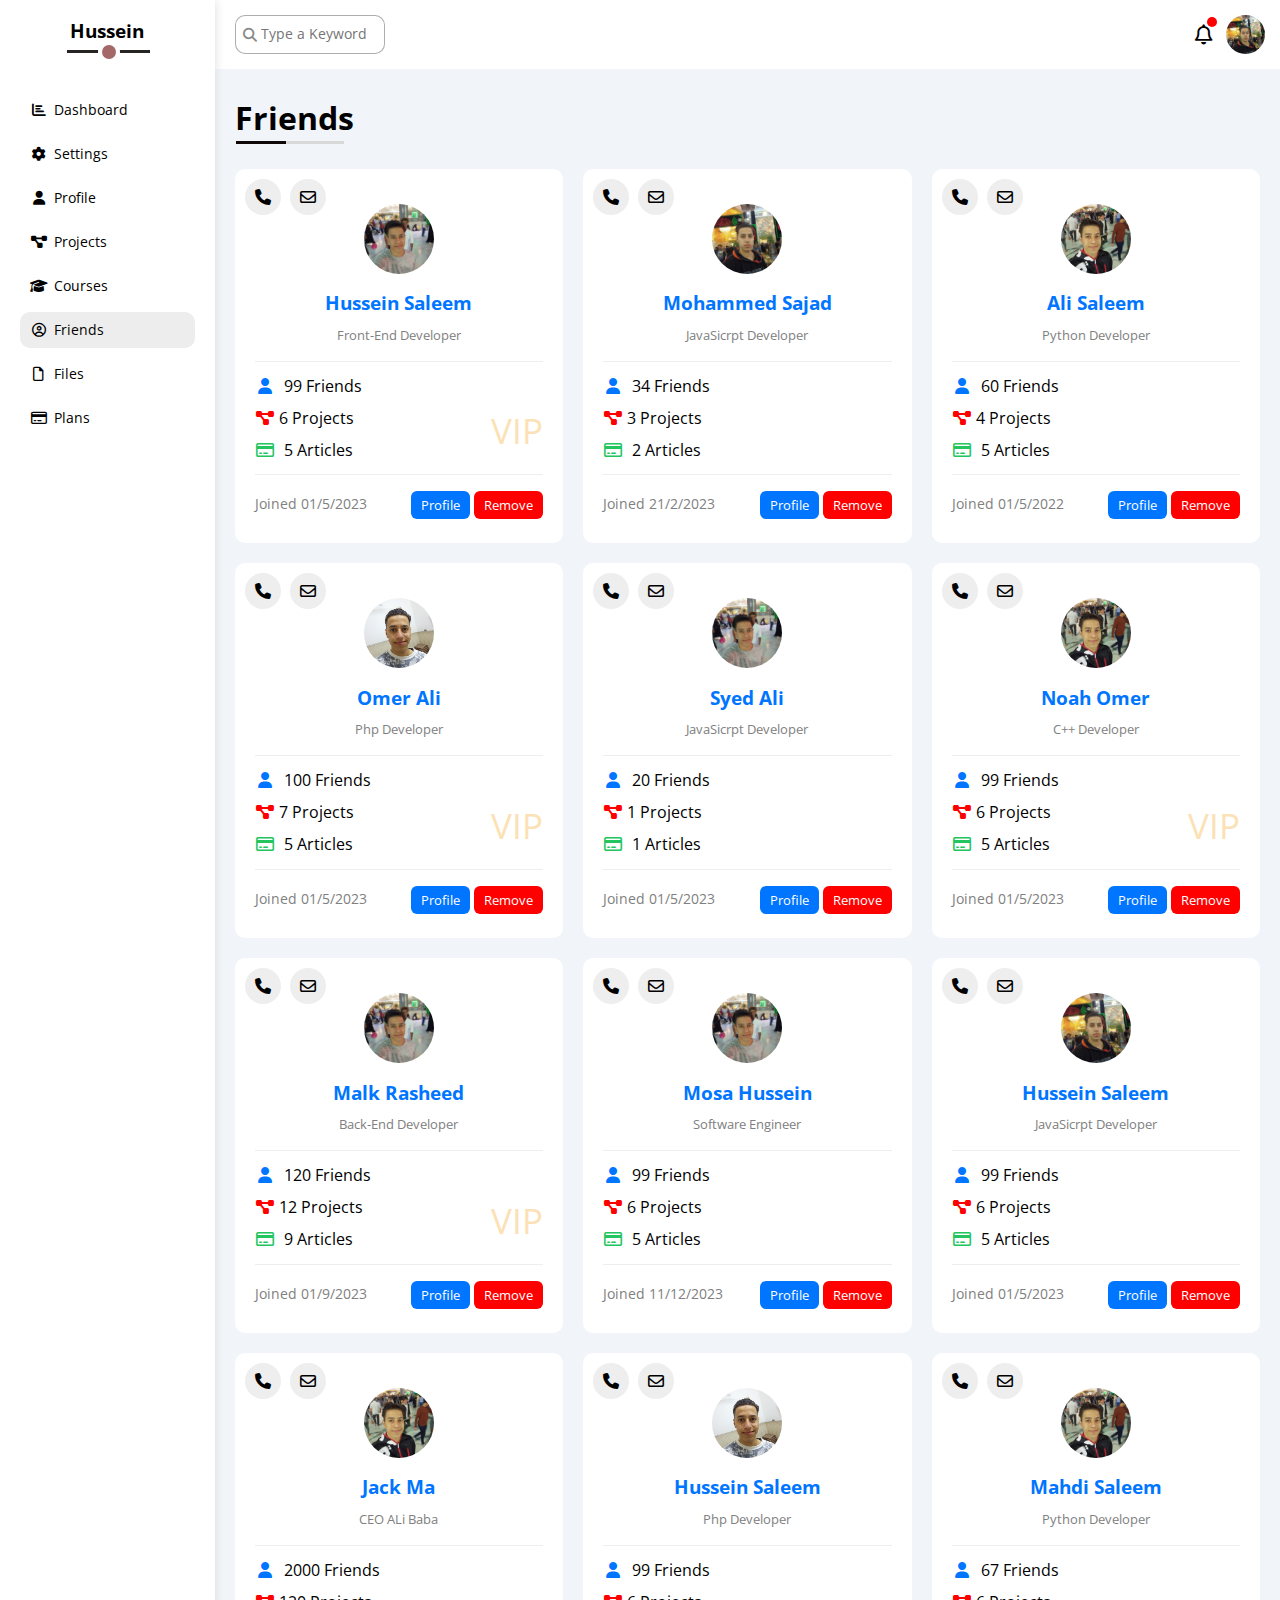
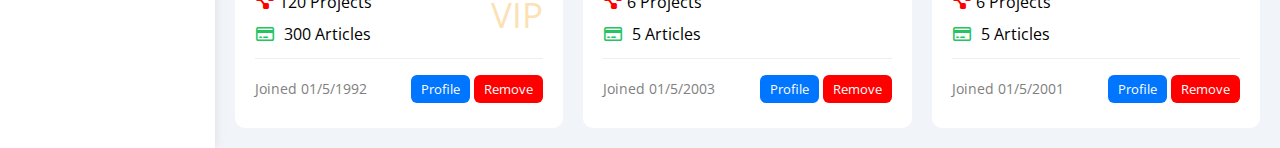
<file: friends.html>
<!DOCTYPE html>
<html lang="en">

<head>
  <meta charset="UTF-8">
  <meta http-equiv="X-UA-Compatible" content="IE=edge">
  <meta name="viewport" content="width=device-width, initial-scale=1.0">
  <!-- links -->
  <link rel="stylesheet" href="css/all.min.css">
  <link rel="stylesheet" href="css/framework.css">
  <link rel="stylesheet" href="css/main.css">
  <link rel="stylesheet" href="css/normallizw.css">

  <!-- links -->
  <!-- google fonts  -->
  <link rel="preconnect" href="https://fonts.googleapis.com">
  <link rel="preconnect" href="https://fonts.gstatic.com" crossorigin>
  <link href="https://fonts.googleapis.com/css2?family=open+Sans:ital,wght@300;500&display=swap" rel="stylesheet">

  <!-- google fonts  -->
  <title>Friends</title>
</head>

<body>

  <div class="page d-flex">
    <div class="sidebar bg-wit p-20 p-rel">
      <h3 class="p-rel text-c mt-0">Hussein</h3>
      <ul>
        <li>
          <a class="d-flex p-10 red-10 c-black fs-14 align-c" href="index.html">
            <i class="fa-solid fa-chart-bar fa-fw "></i>
            <span>Dashboard</span>
          </a>
        </li>
        <li>
          <a class=" d-flex p-10 red-10 c-black fs-14 align-c" href="settings.html">
            <i class="fa-solid fa-gear fa-fw"></i>
            <span>Settings</span>
          </a>
        </li>
        <li>
          <a class=" d-flex p-10 red-10 c-black fs-14 align-c" href="profile.html">
            <i class="fa-solid fa-user fa-fw"></i>
            <span>Profile</span>
          </a>
        </li>
        <li>
          <a class=" d-flex p-10 red-10 c-black fs-14 align-c" href="project.html">
            <i class="fa-solid fa-diagram-project fa-fw"></i>
            <span>Projects</span>
          </a>
        </li>
        <li>
          <a class=" d-flex p-10 red-10 c-black fs-14 align-c" href="course.html">
            <i class="fa-solid fa-graduation-cap fa-fw"></i>
            <span>Courses</span>
          </a>
        </li>
        <li>
          <a class="active d-flex p-10 red-10 c-black fs-14 align-c" href="friends.html">
            <i class="fa-regular fa-circle-user fa-fw"></i>
            <span>Friends</span>
          </a>
        </li>
        <li>
          <a class=" d-flex p-10 red-10 c-black fs-14 align-c" href="files.html">
            <i class="fa-regular fa-file fa-fw"></i>
            <span>Files</span>
          </a>
        </li>
        <li>
          <a class="d-flex p-10 red-10 c-black fs-14 align-c" href="plans.html">
            <i class="fa-regular fa-credit-card fa-fw"></i>
            <span>Plans</span>
          </a>
        </li>
      </ul>
    </div>
    <div class="content w-full">
      <!-- start head  -->
      <div class="head p-15 between-flex bg-wit ">
        <div class="nav p-rel">
          <input class="p-10" type="text" placeholder="Type a Keyword ">
        </div>
        <div class="icon p-rel d-flex align-c">
          <span class="p-rel">

            <i class="fa-regular fa-bell fa-lg"></i>
          </span>
          <img class="ml-10" src="images/hussen100.png" alt="">
        </div>
      </div>
      <!-- end head  -->
      <h1 class="dash p-rel p-10 ml-10">Friends</h1>
      <div class="friends-page d-grid gap-20 m-20">
        <div class="friends bg-wit p-20 red-10 p-rel">
          <div class="p-ub left-10 top-10 ">
            <i class="fa-solid fa-phone mr-5 bg-eee red-50 p-10"></i>
            <i class="fa-regular fa-envelope bg-eee red-50 p-10"></i>
          </div>
          <div class="mt-15 mb-15 text-c">
            <img class="m-autoo red-50 w70 bro" src="images/hussein.jpg" alt="">
            <div class="mt-15">
              <h3 class="m-0 c-blue">Hussein Saleem</h3>
              <p class="c-grey mt-10 fs-13">Front-End Developer</p>
            </div>
          </div>
          <div class="mb-10 bor-b bor-2 pt-15 pb-15">
            <div class="mb-10">
              <i class="fa-solid fa-user fa-fw c-blue mb-5 mr-5"></i>
              <span>99 Friends</span>
            </div>
            <div class="mb-10">
              <i class="fa-solid fa-diagram-project  c-red mb-5 fa-fw"></i>
              <span>6 Projects</span>
            </div>
            <div class="">
              <i class="fa-regular fa-credit-card c-green fa-fw mr-5"></i>
              <span>5 Articles</span>
            </div>
            <div class="p-ub right-20 top-50 trans op-3 fs-35 c-orange">
              VIP
            </div>
          </div>
          <div class="between-flex mb-10 pt-10">
            <span class="ds-block fs-14 c-grey">Joined 01/5/2023</span>
            <div class="pl-10">
              <a href="#" class="pt-5 pb-5 pr-10 pl-10 bg-blue c-wit red-6 fs-13">Profile</a>
              <a href="#" class="pt-5 pb-5 pr-10 pl-10 bg-red c-wit red-6 fs-13">Remove</a>
            </div>
          </div>
        </div>
        <div class="friends bg-wit p-20 red-10 p-rel">
          <div class="p-ub left-10 top-10 ">
            <i class="fa-solid fa-phone mr-5 bg-eee red-50 p-10"></i>
            <i class="fa-regular fa-envelope bg-eee red-50 p-10"></i>
          </div>
          <div class="mt-15 mb-15 text-c">
            <img class="m-autoo red-50 w70 bro" src="images/hussein1.png" alt="">
            <div class="mt-15">
              <h3 class="m-0 c-blue">Mohammed Sajad</h3>
              <p class="c-grey mt-10 fs-13">JavaSicrpt Developer</p>
            </div>
          </div>
          <div class="mb-10 bor-b bor-2 pt-15 pb-15">
            <div class="mb-10">
              <i class="fa-solid fa-user fa-fw c-blue mb-5 mr-5"></i>
              <span>34 Friends</span>
            </div>
            <div class="mb-10">
              <i class="fa-solid fa-diagram-project  c-red mb-5 fa-fw"></i>
              <span>3 Projects</span>
            </div>
            <div class="">
              <i class="fa-regular fa-credit-card c-green fa-fw mr-5"></i>
              <span>2 Articles</span>
            </div>
            
          </div>
          <div class="between-flex mb-10 pt-10">
            <span class="ds-block fs-14 c-grey">Joined 21/2/2023</span>
            <div class="pl-10">
              <a href="#" class="pt-5 pb-5 pr-10 pl-10 bg-blue c-wit red-6 fs-13">Profile</a>
              <a href="#" class="pt-5 pb-5 pr-10 pl-10 bg-red c-wit red-6 fs-13">Remove</a>
            </div>
          </div>
        </div>
        <div class="friends bg-wit p-20 red-10 p-rel">
          <div class="p-ub left-10 top-10 ">
            <i class="fa-solid fa-phone mr-5 bg-eee red-50 p-10"></i>
            <i class="fa-regular fa-envelope bg-eee red-50 p-10"></i>
          </div>
          <div class="mt-15 mb-15 text-c">
            <img class="m-autoo red-50 w70 bro" src="images/hussein2.jpg" alt="">
            <div class="mt-15">
              <h3 class="m-0 c-blue">Ali Saleem</h3>
              <p class="c-grey mt-10 fs-13">Python Developer</p>
            </div>
          </div>
          <div class="mb-10 bor-b bor-2 pt-15 pb-15">
            <div class="mb-10">
              <i class="fa-solid fa-user fa-fw c-blue mb-5 mr-5"></i>
              <span>60 Friends</span>
            </div>
            <div class="mb-10">
              <i class="fa-solid fa-diagram-project  c-red mb-5 fa-fw"></i>
              <span>4 Projects</span>
            </div>
            <div class="">
              <i class="fa-regular fa-credit-card c-green fa-fw mr-5"></i>
              <span>5 Articles</span>
            </div>
          
          </div>
          <div class="between-flex mb-10 pt-10">
            <span class="ds-block fs-14 c-grey">Joined 01/5/2022</span>
            <div class="pl-10">
              <a href="#" class="pt-5 pb-5 pr-10 pl-10 bg-blue c-wit red-6 fs-13">Profile</a>
              <a href="#" class="pt-5 pb-5 pr-10 pl-10 bg-red c-wit red-6 fs-13">Remove</a>
            </div>
          </div>
        </div>
        <div class="friends bg-wit p-20 red-10 p-rel">
          <div class="p-ub left-10 top-10 ">
            <i class="fa-solid fa-phone mr-5 bg-eee red-50 p-10"></i>
            <i class="fa-regular fa-envelope bg-eee red-50 p-10"></i>
          </div>
          <div class="mt-15 mb-15 text-c">
            <img class="m-autoo red-50 w70 bro" src="images/Safeimagekit-resized-img.png" alt="">
            <div class="mt-15">
              <h3 class="m-0 c-blue">Omer Ali</h3>
              <p class="c-grey mt-10 fs-13">Php Developer</p>
            </div>
          </div>
          <div class="mb-10 bor-b bor-2 pt-15 pb-15">
            <div class="mb-10">
              <i class="fa-solid fa-user fa-fw c-blue mb-5 mr-5"></i>
              <span>100 Friends</span>
            </div>
            <div class="mb-10">
              <i class="fa-solid fa-diagram-project  c-red mb-5 fa-fw"></i>
              <span>7 Projects</span>
            </div>
            <div class="">
              <i class="fa-regular fa-credit-card c-green fa-fw mr-5"></i>
              <span>5 Articles</span>
            </div>
            <div class="p-ub right-20 top-50 trans op-3 fs-35 c-orange">
              VIP
            </div>
          </div>
          <div class="between-flex mb-10 pt-10">
            <span class="ds-block fs-14 c-grey">Joined 01/5/2023</span>
            <div class="pl-10">
              <a href="#" class="pt-5 pb-5 pr-10 pl-10 bg-blue c-wit red-6 fs-13">Profile</a>
              <a href="#" class="pt-5 pb-5 pr-10 pl-10 bg-red c-wit red-6 fs-13">Remove</a>
            </div>
          </div>
        </div>
        <div class="friends bg-wit p-20 red-10 p-rel">
          <div class="p-ub left-10 top-10 ">
            <i class="fa-solid fa-phone mr-5 bg-eee red-50 p-10"></i>
            <i class="fa-regular fa-envelope bg-eee red-50 p-10"></i>
          </div>
          <div class="mt-15 mb-15 text-c">
            <img class="m-autoo red-50 w70 bro" src="images/hussein.jpg" alt="">
            <div class="mt-15">
              <h3 class="m-0 c-blue">Syed Ali</h3>
              <p class="c-grey mt-10 fs-13">JavaSicrpt Developer</p>
            </div>
          </div>
          <div class="mb-10 bor-b bor-2 pt-15 pb-15">
            <div class="mb-10">
              <i class="fa-solid fa-user fa-fw c-blue mb-5 mr-5"></i>
              <span>20 Friends</span>
            </div>
            <div class="mb-10">
              <i class="fa-solid fa-diagram-project  c-red mb-5 fa-fw"></i>
              <span>1 Projects</span>
            </div>
            <div class="">
              <i class="fa-regular fa-credit-card c-green fa-fw mr-5"></i>
              <span>1 Articles</span>
            </div>
          </div>
          <div class="between-flex mb-10 pt-10">
            <span class="ds-block fs-14 c-grey">Joined 01/5/2023</span>
            <div class="pl-10">
              <a href="#" class="pt-5 pb-5 pr-10 pl-10 bg-blue c-wit red-6 fs-13">Profile</a>
              <a href="#" class="pt-5 pb-5 pr-10 pl-10 bg-red c-wit red-6 fs-13">Remove</a>
            </div>
          </div>
        </div>
        <div class="friends bg-wit p-20 red-10 p-rel">
          <div class="p-ub left-10 top-10 ">
            <i class="fa-solid fa-phone mr-5 bg-eee red-50 p-10"></i>
            <i class="fa-regular fa-envelope bg-eee red-50 p-10"></i>
          </div>
          <div class="mt-15 mb-15 text-c">
            <img class="m-autoo red-50 w70 bro" src="images/hussein2.jpg" alt="">
            <div class="mt-15">
              <h3 class="m-0 c-blue">Noah Omer</h3>
              <p class="c-grey mt-10 fs-13">C++ Developer</p>
            </div>
          </div>
          <div class="mb-10 bor-b bor-2 pt-15 pb-15">
            <div class="mb-10">
              <i class="fa-solid fa-user fa-fw c-blue mb-5 mr-5"></i>
              <span>99 Friends</span>
            </div>
            <div class="mb-10">
              <i class="fa-solid fa-diagram-project  c-red mb-5 fa-fw"></i>
              <span>6 Projects</span>
            </div>
            <div class="">
              <i class="fa-regular fa-credit-card c-green fa-fw mr-5"></i>
              <span>5 Articles</span>
            </div>
            <div class="p-ub right-20 top-50 trans op-3 fs-35 c-orange">
              VIP
            </div>
          </div>
          <div class="between-flex mb-10 pt-10">
            <span class="ds-block fs-14 c-grey">Joined 01/5/2023</span>
            <div class="pl-10">
              <a href="#" class="pt-5 pb-5 pr-10 pl-10 bg-blue c-wit red-6 fs-13">Profile</a>
              <a href="#" class="pt-5 pb-5 pr-10 pl-10 bg-red c-wit red-6 fs-13">Remove</a>
            </div>
          </div>
        </div>
        <div class="friends bg-wit p-20 red-10 p-rel">
          <div class="p-ub left-10 top-10 ">
            <i class="fa-solid fa-phone mr-5 bg-eee red-50 p-10"></i>
            <i class="fa-regular fa-envelope bg-eee red-50 p-10"></i>
          </div>
          <div class="mt-15 mb-15 text-c">
            <img class="m-autoo red-50 w70 bro" src="images/hussein.jpg" alt="">
            <div class="mt-15">
              <h3 class="m-0 c-blue">Malk Rasheed</h3>
              <p class="c-grey mt-10 fs-13">Back-End Developer</p>
            </div>
          </div>
          <div class="mb-10 bor-b bor-2 pt-15 pb-15">
            <div class="mb-10">
              <i class="fa-solid fa-user fa-fw c-blue mb-5 mr-5"></i>
              <span>120 Friends</span>
            </div>
            <div class="mb-10">
              <i class="fa-solid fa-diagram-project  c-red mb-5 fa-fw"></i>
              <span>12 Projects</span>
            </div>
            <div class="">
              <i class="fa-regular fa-credit-card c-green fa-fw mr-5"></i>
              <span>9 Articles</span>
            </div>
            <div class="p-ub right-20 top-50 trans op-3 fs-35 c-orange">
              VIP
            </div>
          </div>
          <div class="between-flex mb-10 pt-10">
            <span class="ds-block fs-14 c-grey">Joined 01/9/2023</span>
            <div class="pl-10">
              <a href="#" class="pt-5 pb-5 pr-10 pl-10 bg-blue c-wit red-6 fs-13">Profile</a>
              <a href="#" class="pt-5 pb-5 pr-10 pl-10 bg-red c-wit red-6 fs-13">Remove</a>
            </div>
          </div>
        </div>
        <div class="friends bg-wit p-20 red-10 p-rel">
          <div class="p-ub left-10 top-10 ">
            <i class="fa-solid fa-phone mr-5 bg-eee red-50 p-10"></i>
            <i class="fa-regular fa-envelope bg-eee red-50 p-10"></i>
          </div>
          <div class="mt-15 mb-15 text-c">
            <img class="m-autoo red-50 w70 bro" src="images/hussein.jpg" alt="">
            <div class="mt-15">
              <h3 class="m-0 c-blue">Mosa Hussein</h3>
              <p class="c-grey mt-10 fs-13">Software Engineer</p>
            </div>
          </div>
          <div class="mb-10 bor-b bor-2 pt-15 pb-15">
            <div class="mb-10">
              <i class="fa-solid fa-user fa-fw c-blue mb-5 mr-5"></i>
              <span>99 Friends</span>
            </div>
            <div class="mb-10">
              <i class="fa-solid fa-diagram-project  c-red mb-5 fa-fw"></i>
              <span>6 Projects</span>
            </div>
            <div class="">
              <i class="fa-regular fa-credit-card c-green fa-fw mr-5"></i>
              <span>5 Articles</span>
            </div>
          </div>
          <div class="between-flex mb-10 pt-10">
            <span class="ds-block fs-14 c-grey">Joined 11/12/2023</span>
            <div class="pl-10">
              <a href="#" class="pt-5 pb-5 pr-10 pl-10 bg-blue c-wit red-6 fs-13">Profile</a>
              <a href="#" class="pt-5 pb-5 pr-10 pl-10 bg-red c-wit red-6 fs-13">Remove</a>
            </div>
          </div>
        </div>
        <div class="friends bg-wit p-20 red-10 p-rel">
          <div class="p-ub left-10 top-10 ">
            <i class="fa-solid fa-phone mr-5 bg-eee red-50 p-10"></i>
            <i class="fa-regular fa-envelope bg-eee red-50 p-10"></i>
          </div>
          <div class="mt-15 mb-15 text-c">
            <img class="m-autoo red-50 w70 bro" src="images/hussein1.png" alt="">
            <div class="mt-15">
              <h3 class="m-0 c-blue">Hussein Saleem</h3>
              <p class="c-grey mt-10 fs-13">JavaSicrpt Developer</p>
            </div>
          </div>
          <div class="mb-10 bor-b bor-2 pt-15 pb-15">
            <div class="mb-10">
              <i class="fa-solid fa-user fa-fw c-blue mb-5 mr-5"></i>
              <span>99 Friends</span>
            </div>
            <div class="mb-10">
              <i class="fa-solid fa-diagram-project  c-red mb-5 fa-fw"></i>
              <span>6 Projects</span>
            </div>
            <div class="">
              <i class="fa-regular fa-credit-card c-green fa-fw mr-5"></i>
              <span>5 Articles</span>
            </div>
           
          </div>
          <div class="between-flex mb-10 pt-10">
            <span class="ds-block fs-14 c-grey">Joined 01/5/2023</span>
            <div class="pl-10">
              <a href="#" class="pt-5 pb-5 pr-10 pl-10 bg-blue c-wit red-6 fs-13">Profile</a>
              <a href="#" class="pt-5 pb-5 pr-10 pl-10 bg-red c-wit red-6 fs-13">Remove</a>
            </div>
          </div>
        </div>
        <div class="friends bg-wit p-20 red-10 p-rel">
          <div class="p-ub left-10 top-10 ">
            <i class="fa-solid fa-phone mr-5 bg-eee red-50 p-10"></i>
            <i class="fa-regular fa-envelope bg-eee red-50 p-10"></i>
          </div>
          <div class="mt-15 mb-15 text-c">
            <img class="m-autoo red-50 w70 bro" src="images/hussein2.jpg" alt="">
            <div class="mt-15">
              <h3 class="m-0 c-blue">Jack Ma</h3>
              <p class="c-grey mt-10 fs-13">CEO ALi Baba</p>
            </div>
          </div>
          <div class="mb-10 bor-b bor-2 pt-15 pb-15">
            <div class="mb-10">
              <i class="fa-solid fa-user fa-fw c-blue mb-5 mr-5"></i>
              <span>2000 Friends</span>
            </div>
            <div class="mb-10">
              <i class="fa-solid fa-diagram-project  c-red mb-5 fa-fw"></i>
              <span>120 Projects</span>
            </div>
            <div class="">
              <i class="fa-regular fa-credit-card c-green fa-fw mr-5"></i>
              <span>300 Articles</span>
            </div>
            <div class="p-ub right-20 top-50 trans op-3 fs-35 c-orange">
              VIP
            </div>
          </div>
          <div class="between-flex mb-10 pt-10">
            <span class="ds-block fs-14 c-grey">Joined 01/5/1992</span>
            <div class="pl-10">
              <a href="#" class="pt-5 pb-5 pr-10 pl-10 bg-blue c-wit red-6 fs-13">Profile</a>
              <a href="#" class="pt-5 pb-5 pr-10 pl-10 bg-red c-wit red-6 fs-13">Remove</a>
            </div>
          </div>
        </div>
        <div class="friends bg-wit p-20 red-10 p-rel">
          <div class="p-ub left-10 top-10 ">
            <i class="fa-solid fa-phone mr-5 bg-eee red-50 p-10"></i>
            <i class="fa-regular fa-envelope bg-eee red-50 p-10"></i>
          </div>
          <div class="mt-15 mb-15 text-c">
            <img class="m-autoo red-50 w70 bro" src="images/Safeimagekit-resized-img.png" alt="">
            <div class="mt-15">
              <h3 class="m-0 c-blue">Hussein Saleem</h3>
              <p class="c-grey mt-10 fs-13">Php Developer</p>
            </div>
          </div>
          <div class="mb-10 bor-b bor-2 pt-15 pb-15">
            <div class="mb-10">
              <i class="fa-solid fa-user fa-fw c-blue mb-5 mr-5"></i>
              <span>99 Friends</span>
            </div>
            <div class="mb-10">
              <i class="fa-solid fa-diagram-project  c-red mb-5 fa-fw"></i>
              <span>6 Projects</span>
            </div>
            <div class="">
              <i class="fa-regular fa-credit-card c-green fa-fw mr-5"></i>
              <span>5 Articles</span>
            </div>
        
          </div>
          <div class="between-flex mb-10 pt-10">
            <span class="ds-block fs-14 c-grey">Joined 01/5/2003</span>
            <div class="pl-10">
              <a href="#" class="pt-5 pb-5 pr-10 pl-10 bg-blue c-wit red-6 fs-13">Profile</a>
              <a href="#" class="pt-5 pb-5 pr-10 pl-10 bg-red c-wit red-6 fs-13">Remove</a>
            </div>
          </div>
        </div>
        <div class="friends bg-wit p-20 red-10 p-rel">
          <div class="p-ub left-10 top-10 ">
            <i class="fa-solid fa-phone mr-5 bg-eee red-50 p-10"></i>
            <i class="fa-regular fa-envelope bg-eee red-50 p-10"></i>
          </div>
          <div class="mt-15 mb-15 text-c">
            <img class="m-autoo red-50 w70 bro" src="images/hussein2.jpg" alt="">
            <div class="mt-15">
              <h3 class="m-0 c-blue">Mahdi Saleem</h3>
              <p class="c-grey mt-10 fs-13">Python Developer</p>
            </div>
          </div>
          <div class="mb-10 bor-b bor-2 pt-15 pb-15">
            <div class="mb-10">
              <i class="fa-solid fa-user fa-fw c-blue mb-5 mr-5"></i>
              <span>67 Friends</span>
            </div>
            <div class="mb-10">
              <i class="fa-solid fa-diagram-project  c-red mb-5 fa-fw"></i>
              <span>6 Projects</span>
            </div>
            <div class="">
              <i class="fa-regular fa-credit-card c-green fa-fw mr-5"></i>
              <span>5 Articles</span>
            </div>
         
          </div>
          <div class="between-flex mb-10 pt-10">
            <span class="ds-block fs-14 c-grey">Joined 01/5/2001</span>
            <div class="pl-10">
              <a href="#" class="pt-5 pb-5 pr-10 pl-10 bg-blue c-wit red-6 fs-13">Profile</a>
              <a href="#" class="pt-5 pb-5 pr-10 pl-10 bg-red c-wit red-6 fs-13">Remove</a>
            </div>
          </div>
        </div>
      </div>
    </div>
</body>

</html>
</file>
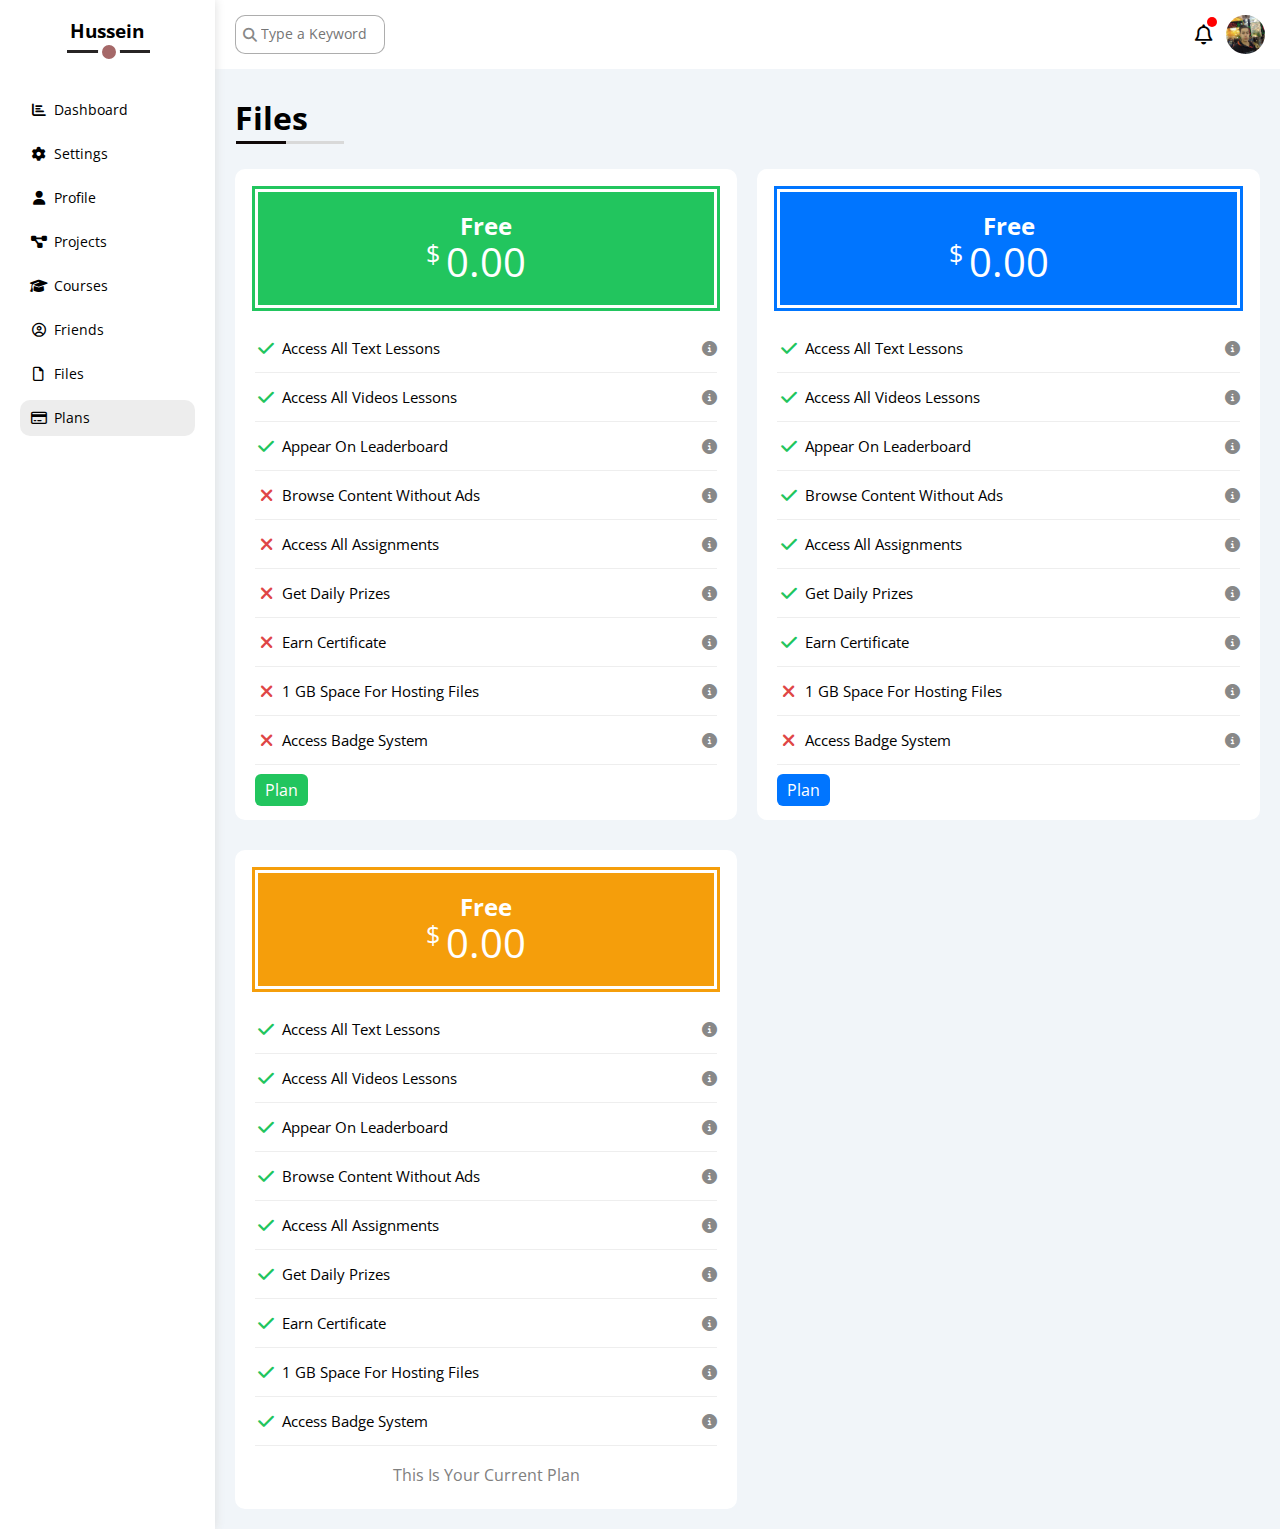
<file: plans.html>
<!DOCTYPE html>
<html lang="en">

<head>
  <meta charset="UTF-8">
  <meta http-equiv="X-UA-Compatible" content="IE=edge">
  <meta name="viewport" content="width=device-width, initial-scale=1.0">
  <!-- links -->
  <link rel="stylesheet" href="css/all.min.css">
  <link rel="stylesheet" href="css/framework.css">
  <link rel="stylesheet" href="css/main.css">
  <link rel="stylesheet" href="css/normallizw.css">

  <!-- links -->
  <!-- google fonts  -->
  <link rel="preconnect" href="https://fonts.googleapis.com">
  <link rel="preconnect" href="https://fonts.gstatic.com" crossorigin>
  <link href="https://fonts.googleapis.com/css2?family=open+Sans:ital,wght@300;500&display=swap" rel="stylesheet">

  <!-- google fonts  -->
  <title>Plans</title>
</head>

<body>

  <div class="page d-flex">
    <div class="sidebar bg-wit p-20 p-rel">
      <h3 class="p-rel text-c mt-0">Hussein</h3>
      <ul>
        <li>
          <a class="d-flex p-10 red-10 c-black fs-14 align-c" href="index.html">
            <i class="fa-solid fa-chart-bar fa-fw "></i>
            <span>Dashboard</span>
          </a>
        </li>
        <li>
          <a class=" d-flex p-10 red-10 c-black fs-14 align-c" href="settings.html">
            <i class="fa-solid fa-gear fa-fw"></i>
            <span>Settings</span>
          </a>
        </li>
        <li>
          <a class=" d-flex p-10 red-10 c-black fs-14 align-c" href="profile.html">
            <i class="fa-solid fa-user fa-fw"></i>
            <span>Profile</span>
          </a>
        </li>
        <li>
          <a class=" d-flex p-10 red-10 c-black fs-14 align-c" href="project.html">
            <i class="fa-solid fa-diagram-project fa-fw"></i>
            <span>Projects</span>
          </a>
        </li>
        <li>
          <a class=" d-flex p-10 red-10 c-black fs-14 align-c" href="course.html">
            <i class="fa-solid fa-graduation-cap fa-fw"></i>
            <span>Courses</span>
          </a>
        </li>
        <li>
          <a class=" d-flex p-10 red-10 c-black fs-14 align-c" href="friends.html">
            <i class="fa-regular fa-circle-user fa-fw"></i>
            <span>Friends</span>
          </a>
        </li>
        <li>
          <a class=" d-flex p-10 red-10 c-black fs-14 align-c" href="files.html">
            <i class="fa-regular fa-file fa-fw"></i>
            <span>Files</span>
          </a>
        </li>
        <li>
          <a class="active d-flex p-10 red-10 c-black fs-14 align-c" href="plans.html">
            <i class="fa-regular fa-credit-card fa-fw"></i>
            <span>Plans</span>
          </a>
        </li>
      </ul>
    </div>
    <div class="content w-full">
      <!-- start head  -->
      <div class="head p-15 between-flex bg-wit ">
        <div class="nav p-rel">
          <input class="p-10" type="text" placeholder="Type a Keyword ">
        </div>
        <div class="icon p-rel d-flex align-c">
          <span class="p-rel">

            <i class="fa-regular fa-bell fa-lg"></i>
          </span>
          <img class="ml-10" src="images/hussen100.png" alt="">
        </div>
      </div>
      <!-- end head  -->
      <h1 class="dash p-rel p-10 ml-10">Files</h1>
      <div class="plans-page d-grid m-20 gap-20">
        <div class="plan mb-10 green bg-wit p-20 red-10 p-rel">
      <div class="top bg-green text-c p-20">
        <h2 class="m-0 c-wit">Free</h2>
        <div class="price c-wit"><span>$</span>0.00</div>
      </div>
          <ul>
            <li>
              <i class="fa-solid fa-check fa-fw yes"></i>
              <span>Access All Text Lessons</span>
              <i class="fa-solid fa-circle-info help"></i>
            </li>
            <li>
              <i class="fa-solid fa-check fa-fw yes"></i>
              <span>Access All Videos Lessons</span>
              <i class="fa-solid fa-circle-info help"></i>
            </li>
            <li>
              <i class="fa-solid fa-check fa-fw yes"></i>
              <span>Appear On Leaderboard</span>
              <i class="fa-solid fa-circle-info help"></i>
            </li>
            <li>
              <i class="fa-solid fa-xmark fa-fw"></i>
              <span>Browse Content Without Ads</span>
              <i class="fa-solid fa-circle-info help"></i>
            </li>
            <li>
              <i class="fa-solid fa-xmark fa-fw"></i>
              <span>Access All Assignments</span>
              <i class="fa-solid fa-circle-info help"></i>
            </li>
            <li>
              <i class="fa-solid fa-xmark fa-fw"></i>
              <span>Get Daily Prizes</span>
              <i class="fa-solid fa-circle-info help"></i>
            </li>
            <li>
              <i class="fa-solid fa-xmark fa-fw"></i>
              <span>Earn Certificate</span>
              <i class="fa-solid fa-circle-info help"></i>
            </li>
            <li>
              <i class="fa-solid fa-xmark fa-fw"></i>
              <span>1 GB Space For Hosting Files</span>
              <i class="fa-solid fa-circle-info help"></i>
            </li>
            <li>
              <i class="fa-solid fa-xmark fa-fw"></i>
              <span>Access Badge System</span>
              <i class="fa-solid fa-circle-info help"></i>
            </li>
          </ul>
          <a href="#" class="pt-5 pb-5 pr-10 pl-10 bg-green red-6 c-wit">Plan</a>
        </div>
        <div class="plan mb-10 blue bg-wit p-20 red-10 p-rel">
      <div class="top bg-blue text-c p-20">
        <h2 class="m-0 c-wit">Free</h2>
        <div class="price c-wit"><span>$</span>0.00</div>
      </div>
          <ul class="list-none p-0">
            <li>
              <i class="fa-solid fa-check fa-fw yes"></i>
              <span>Access All Text Lessons</span>
              <i class="fa-solid fa-circle-info help"></i>
            </li>
            <li>
              <i class="fa-solid fa-check fa-fw yes"></i>
              <span>Access All Videos Lessons</span>
              <i class="fa-solid fa-circle-info help"></i>
            </li>
            <li>
              <i class="fa-solid fa-check fa-fw yes"></i>
              <span>Appear On Leaderboard</span>
              <i class="fa-solid fa-circle-info help"></i>
            </li>
            <li>
              <i class="fa-solid fa-check fa-fw yes"></i>
              <span>Browse Content Without Ads</span>
              <i class="fa-solid fa-circle-info help"></i>
            </li>
            <li>
              <i class="fa-solid fa-check fa-fw yes"></i>
              <span>Access All Assignments</span>
              <i class="fa-solid fa-circle-info help"></i>
            </li>
            <li>
              <i class="fa-solid fa-check fa-fw yes"></i>
              <span>Get Daily Prizes</span>
              <i class="fa-solid fa-circle-info help"></i>
            </li>
            <li>
              <i class="fa-solid fa-check fa-fw yes"></i>
              <span>Earn Certificate</span>
              <i class="fa-solid fa-circle-info help"></i>
            </li>
            <li>
              <i class="fa-solid fa-xmark fa-fw"></i>
              <span>1 GB Space For Hosting Files</span>
              <i class="fa-solid fa-circle-info help"></i>
            </li>
            <li>
              <i class="fa-solid fa-xmark fa-fw"></i>
              <span>Access Badge System</span>
              <i class="fa-solid fa-circle-info help"></i>
            </li>
          </ul>
          <a href="#" class="pt-5 pb-5 pr-10 pl-10 bg-blue red-6 c-wit">Plan</a>
        </div>
        <div class="plan orange bg-wit p-20 red-10 p-rel">
      <div class="top bg-orange text-c p-20">
        <h2 class="m-0 c-wit">Free</h2>
        <div class="price c-wit"><span>$</span>0.00</div>
      </div>
          <ul class="list-none p-0">
            <li>
              <i class="fa-solid fa-check fa-fw yes"></i>
              <span>Access All Text Lessons</span>
              <i class="fa-solid fa-circle-info help"></i>
            </li>
            <li>
              <i class="fa-solid fa-check fa-fw yes"></i>
              <span>Access All Videos Lessons</span>
              <i class="fa-solid fa-circle-info help"></i>
            </li>
            <li>
              <i class="fa-solid fa-check fa-fw yes"></i>
              <span>Appear On Leaderboard</span>
              <i class="fa-solid fa-circle-info help"></i>
            </li>
            <li>
              <i class="fa-solid fa-check fa-fw yes"></i>
              <span>Browse Content Without Ads</span>
              <i class="fa-solid fa-circle-info help"></i>
            </li>
            <li>
              <i class="fa-solid fa-check fa-fw yes"></i>
              <span>Access All Assignments</span>
              <i class="fa-solid fa-circle-info help"></i>
            </li>
            <li>
              <i class="fa-solid fa-check fa-fw yes"></i>
              <span>Get Daily Prizes</span>
              <i class="fa-solid fa-circle-info help"></i>
            </li>
            <li>
              <i class="fa-solid fa-check fa-fw yes"></i>
              <span>Earn Certificate</span>
              <i class="fa-solid fa-circle-info help"></i>
            </li>
            <li>
              <i class="fa-solid fa-check fa-fw yes"></i>
              <span>1 GB Space For Hosting Files</span>
              <i class="fa-solid fa-circle-info help"></i>
            </li>
            <li>
              <i class="fa-solid fa-check fa-fw yes"></i>
              <span>Access Badge System</span>
              <i class="fa-solid fa-circle-info help"></i>
            </li>
          </ul>
          <p class="c-grey m-0 text-c">This Is Your Current Plan</p>
        </div>
      </div>
    </div>
</body>

</html>
</file>
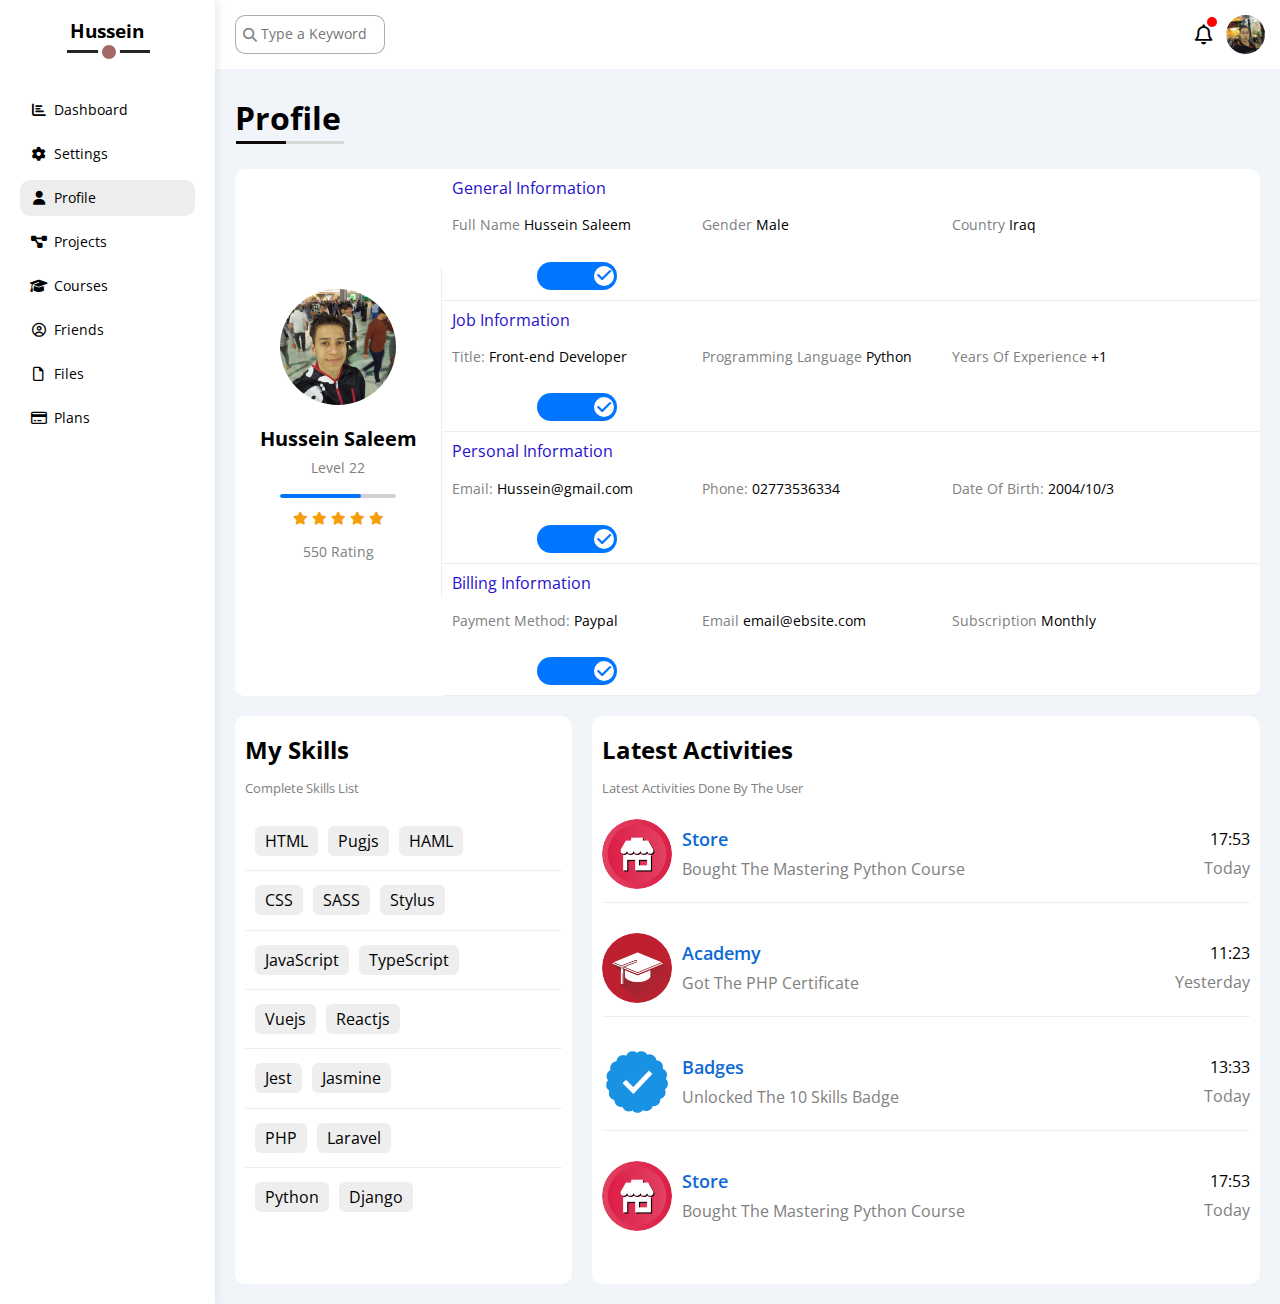
<file: profile.html>
<!DOCTYPE html>
<html lang="en">

<head>
  <meta charset="UTF-8">
  <meta http-equiv="X-UA-Compatible" content="IE=edge">
  <meta name="viewport" content="width=device-width, initial-scale=1.0">
  <!-- links -->
  <link rel="stylesheet" href="css/all.min.css">
  <link rel="stylesheet" href="css/framework.css">
  <link rel="stylesheet" href="css/main.css">
  <link rel="stylesheet" href="css/normallizw.css">

  <!-- links -->
  <!-- google fonts  -->
  <link rel="preconnect" href="https://fonts.googleapis.com">
  <link rel="preconnect" href="https://fonts.gstatic.com" crossorigin>
  <link href="https://fonts.googleapis.com/css2?family=open+Sans:ital,wght@300;500&display=swap" rel="stylesheet">

  <!-- google fonts  -->
  <title>Profile</title>
</head>

<body>

  <div class="page d-flex">
    <div class="sidebar bg-wit p-20 p-rel">
      <h3 class="p-rel text-c mt-0">Hussein</h3>
      <ul>
        <li>
          <a class="d-flex p-10 red-10 c-black fs-14 align-c" href="index.html">
            <i class="fa-solid fa-chart-bar fa-fw "></i>
            <span>Dashboard</span>
          </a>
        </li>
        <li>
          <a class=" d-flex p-10 red-10 c-black fs-14 align-c" href="settings.html">
            <i class="fa-solid fa-gear fa-fw"></i>
            <span>Settings</span>
          </a>
        </li>
        <li>
          <a class="active d-flex p-10 red-10 c-black fs-14 align-c" href="profile.html">
            <i class="fa-solid fa-user fa-fw"></i>
            <span>Profile</span>
          </a>
        </li>
        <li>
          <a class=" d-flex p-10 red-10 c-black fs-14 align-c" href="project.html">
            <i class="fa-solid fa-diagram-project fa-fw"></i>
            <span>Projects</span>
          </a>
        </li>
        <li>
          <a class=" d-flex p-10 red-10 c-black fs-14 align-c" href="course.html">
            <i class="fa-solid fa-graduation-cap fa-fw"></i>
            <span>Courses</span>
          </a>
        </li>
        <li>
          <a class="d-flex p-10 red-10 c-black fs-14 align-c" href="friends.html">
            <i class="fa-regular fa-circle-user fa-fw"></i>
            <span>Friends</span>
          </a>
        </li>
        <li>
          <a class=" d-flex p-10 red-10 c-black fs-14 align-c" href="files.html">
            <i class="fa-regular fa-file fa-fw"></i>
            <span>Files</span>
          </a>
        </li>
        <li>
          <a class="d-flex p-10 red-10 c-black fs-14 align-c" href="plans.html">
            <i class="fa-regular fa-credit-card fa-fw"></i>
            <span>Plans</span>
          </a>
        </li>
      </ul>
    </div>
    <div class="content w-full">
      <!-- start head  -->
      <div class="head p-15 between-flex bg-wit ">
        <div class="nav p-rel">
          <input class="p-10" type="text" placeholder="Type a Keyword ">
        </div>
        <div class="icon p-rel d-flex align-c">
          <span class="p-rel">

            <i class="fa-regular fa-bell fa-lg"></i>
          </span>
          <img class="ml-10" src="images/hussen100.png" alt="">
        </div>
      </div>
      <!-- end head  -->
      <h1 class="dash p-rel  p-10 ml-10">Profile</h1>
      <div class="profile-page m-20">
        <div class="overview bg-wit d-flex align-c red-10">
          <div class="avater-box p-20 text-c">
            <img class="avt w-120 red-50" src="images/hussein2.jpg" alt="">
            <h2 class="fs-20">Hussein Saleem</h2>
            <p class="fs-14 mt--10 c-grey">Level 22</p>
            <div class="ava p-rel">
              <span style="width: 70%;"></span>
            </div>
            <div class="land mt-10 mb-10">
              <i class="fa-solid fa-star c-orange fs-13"></i>
              <i class="fa-solid fa-star c-orange fs-13"></i>
              <i class="fa-solid fa-star c-orange fs-13"></i>
              <i class="fa-solid fa-star c-orange fs-13"></i>
              <i class="fa-solid fa-star c-orange fs-13"></i>
            </div>
            <p class="fs-14  c-grey">550 Rating</p>
          </div>
          <div class="info-box w-full textc-mob">
            <div class="box d-flex  p-10 align-c textc-mob">
              <h4 class="c-grey w-full fs-16 m-0">General Information</h4>
              <div class="fs-14">
                <span class="">Full Name</span>
                <span>Hussein Saleem</span>
              </div>
              <div class="fs-14">
                <span class="">Gender</span>
                <span>Male</span>
              </div>
              <div class="fs-14">
                <span class="">Country</span>
                <span>Iraq</span>
              </div>
              <div>
                <label>
                  <input class="toggle-checkbox" type="checkbox" checked>
                  <div class="swicht-toggle"></div>
                </label>
              </div>
            </div>
            <div class="box d-flex p-10 align-c textc-mob">
              <h4 class="c-grey w-full fs-16 m-0">Job Information</h4>
              <div class="fs-14">
                <span class="">Title:</span>
                <span>Front-end Developer</span>
              </div>
              <div class="fs-14">
                <span class="">Programming Language</span>
                <span>Python</span>
              </div>
              <div class="fs-14">
                <span class="">Years Of Experience</span>
                <span>+1</span>
              </div>
              <div>
                <label>
                  <input class="toggle-checkbox" type="checkbox" checked>
                  <div class="swicht-toggle"></div>
                </label>
              </div>
            </div>
            <div class="box d-flex p-10 align-c textc-mob">
              <h4 class=" w-full fs-16 m-0">Personal Information</h4>
              <div class="fs-14">
                <span class="">Email:</span>
                <span>Hussein@gmail.com</span>
              </div>
              <div class="fs-14">
                <span class="">Phone:</span>
                <span>02773536334</span>
              </div>
              <div class="fs-14">
                <span class="">Date Of Birth:</span>
                <span>2004/10/3</span>
              </div>
              <div>
                <label>
                  <input class="toggle-checkbox" type="checkbox" checked>
                  <div class="swicht-toggle"></div>
                </label>
              </div>
            </div>
            <div class="box d-flex p-10 align-c textc-mob">
              <h4 class="c-grey w-full fs-16 m-0">Billing Information</h4>
              <div class="fs-14">
                <span class="">Payment Method:</span>
                <span>Paypal</span>
              </div>
              <div class="fs-14">
                <span class="">Email</span>
                <span>email@ebsite.com</span>
              </div>
              <div class="fs-14">
                <span class="">Subscription</span>
                <span>Monthly</span>
              </div>
              <div>
                <label>
                  <input class="toggle-checkbox" type="checkbox" checked>
                  <div class="swicht-toggle"></div>
                </label>
              </div>
            </div>
          </div>
        </div>
        <!-- end -->
        <div class="other-data d-flex gap-20">
          <div class="skills-2 bg-wit red-10 p-10 mt-20">
            <h2 class="m-0 mt-10">My Skills</h2>
            <p class="c-grey fs-13">Complete Skills List</p>
            <ul class="m-0 textc-mob">
              <li><span>HTML</span><span>Pugjs</span><span>HAML</span></li>
              <li><span>CSS</span><span>SASS</span><span>Stylus</span></li>
              <li><span>JavaScript</span><span>TypeScript</span></li>
              <li><span>Vuejs</span><span>Reactjs</span></li>
              <li><span>Jest</span><span>Jasmine</span></li>
              <li><span>PHP</span><span>Laravel</span></li>
              <li><span>Python</span><span>Django</span></li>
            </ul>
          </div>
          <div class="box-2 bg-wit red-10 p-10 mt-20">
            <h2 class="m-0 mt-10">Latest Activities</h2>
            <p class="c-grey fs-13">Latest Activities Done By The User</p>
            <div class="activty d-flex align-c textc-mob">
              <img class="w70 mbm-10 red-50 mr-10" src="images/activity-01.png" alt="">
              <div class="info">
                <span class="ds-block mb-10">Store</span>
                <span class="c-grey">Bought The Mastering Python Course</span>
              </div>
              <div class="date">
                <span class="ds-block mb-10 ">17:53</span>
                <span class="c-grey">Today</span>
              </div>
            </div>
            <div class="activty d-flex align-c textc-mob">
              <img class="w70 mbm-10 red-50 mr-10" src="images/activity-02.png" alt="">
              <div class="info">
                <span class="ds-block mb-10">Academy</span>
                <span class="c-grey">Got The PHP Certificate</span>
              </div>
              <div class="date">
                <span class="ds-block mb-10 ">11:23</span>
                <span class="c-grey">Yesterday</span>
              </div>
            </div>
            <div class="activty d-flex align-c textc-mob">
              <img class="w70 mbm-10 red-50 mr-10" src="images/activity-03.png" alt="">
              <div class="info">
                <span class="ds-block mb-10">Badges</span>
                <span class="c-grey">Unlocked The 10 Skills Badge</span>
              </div>
              <div class="date">
                <span class="ds-block mb-10 ">13:33</span>
                <span class="c-grey">Today</span>
              </div>
            </div>
            <div class="activty d-flex align-c textc-mob">
              <img class="w70 mbm-10 red-50 mr-10" src="images/activity-01.png" alt="">
              <div class="info">
                <span class="ds-block mb-10">Store</span>
                <span class="c-grey">Bought The Mastering Python Course</span>
              </div>
              <div class="date">
                <span class="ds-block mb-10 ">17:53</span>
                <span class="c-grey">Today</span>
              </div>
            </div>
          </div>
        </div>
      </div>
    </div>
</body>

</html>
</file>
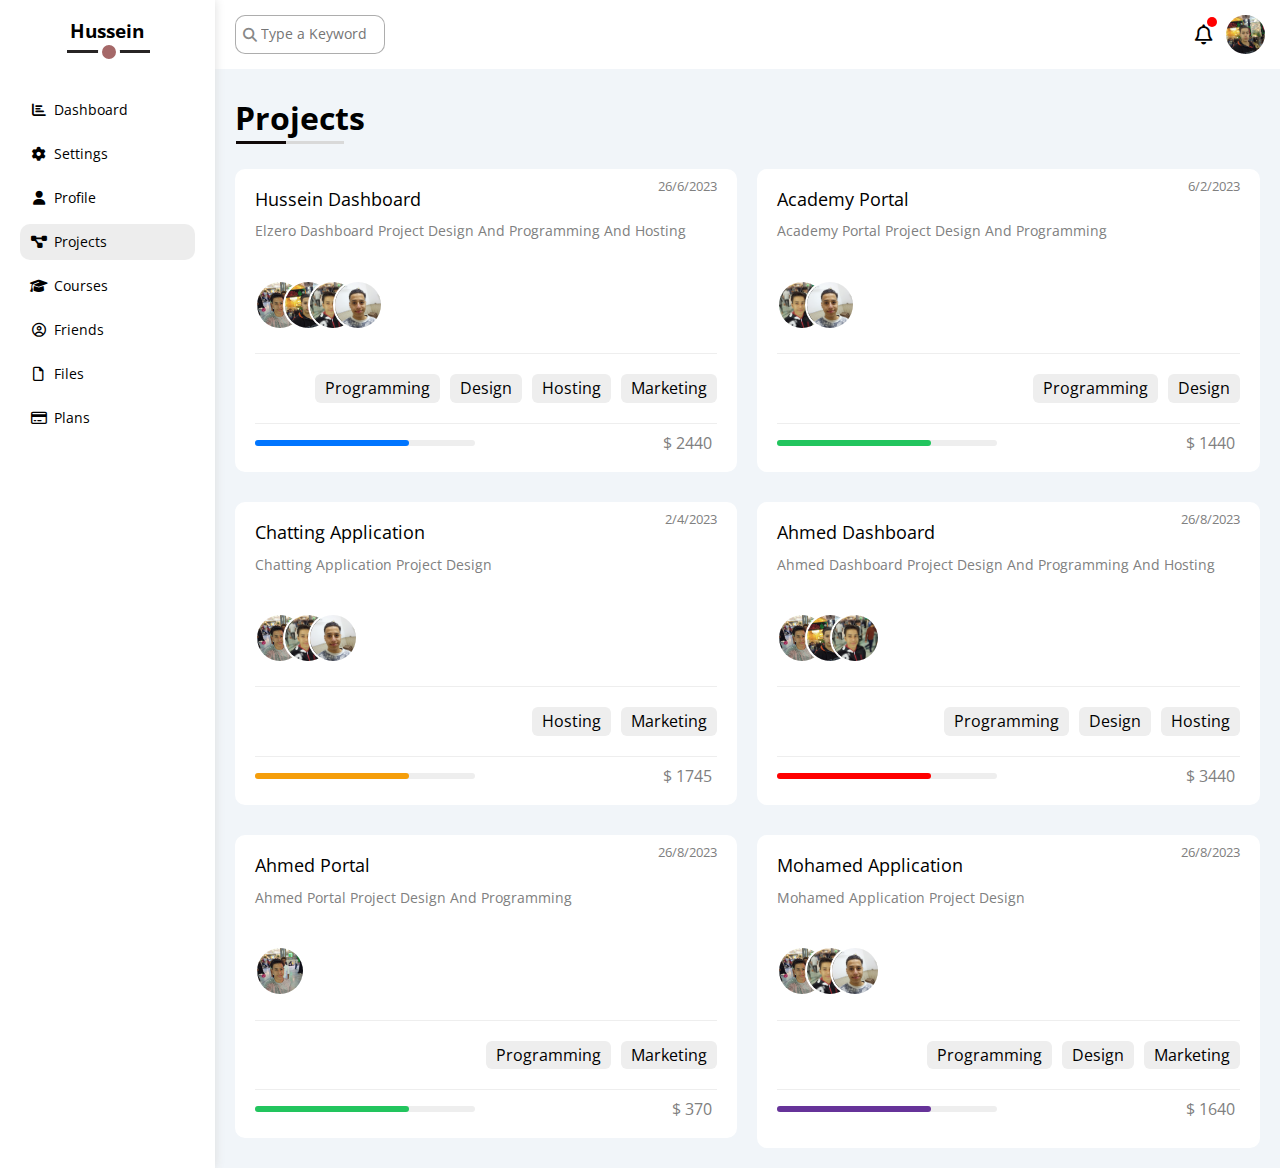
<file: project.html>
<!DOCTYPE html>
<html lang="en">

<head>
  <meta charset="UTF-8">
  <meta http-equiv="X-UA-Compatible" content="IE=edge">
  <meta name="viewport" content="width=device-width, initial-scale=1.0">
  <!-- links -->
  <link rel="stylesheet" href="css/all.min.css">
  <link rel="stylesheet" href="css/framework.css">
  <link rel="stylesheet" href="css/main.css">
  <link rel="stylesheet" href="css/normallizw.css">

  <!-- links -->
  <!-- google fonts  -->
  <link rel="preconnect" href="https://fonts.googleapis.com">
  <link rel="preconnect" href="https://fonts.gstatic.com" crossorigin>
  <link href="https://fonts.googleapis.com/css2?family=open+Sans:ital,wght@300;500&display=swap" rel="stylesheet">

  <!-- google fonts  -->
  <title>Project</title>
</head>

<body>

  <div class="page d-flex">
    <div class="sidebar bg-wit p-20 p-rel">
      <h3 class="p-rel text-c mt-0">Hussein</h3>
      <ul>
        <li>
          <a class="d-flex p-10 red-10 c-black fs-14 align-c" href="index.html">
            <i class="fa-solid fa-chart-bar fa-fw "></i>
            <span>Dashboard</span>
          </a>
        </li>
        <li>
          <a class=" d-flex p-10 red-10 c-black fs-14 align-c" href="settings.html">
            <i class="fa-solid fa-gear fa-fw"></i>
            <span>Settings</span>
          </a>
        </li>
        <li>
          <a class=" d-flex p-10 red-10 c-black fs-14 align-c" href="profile.html">
            <i class="fa-solid fa-user fa-fw"></i>
            <span>Profile</span>
          </a>
        </li>
        <li>
          <a class="active d-flex p-10 red-10 c-black fs-14 align-c" href="project.html">
            <i class="fa-solid fa-diagram-project fa-fw"></i>
            <span>Projects</span>
          </a>
        </li>
        <li>
          <a class=" d-flex p-10 red-10 c-black fs-14 align-c" href="course.html">
            <i class="fa-solid fa-graduation-cap fa-fw"></i>
            <span>Courses</span>
          </a>
        </li>
        <li>
          <a class="d-flex p-10 red-10 c-black fs-14 align-c" href="friends.html">
            <i class="fa-regular fa-circle-user fa-fw"></i>
            <span>Friends</span>
          </a>
        </li>
        <li>
          <a class=" d-flex p-10 red-10 c-black fs-14 align-c" href="files.html">
            <i class="fa-regular fa-file fa-fw"></i>
            <span>Files</span>
          </a>
        </li>
        <li>
          <a class="d-flex p-10 red-10 c-black fs-14 align-c" href="plans.html">
            <i class="fa-regular fa-credit-card fa-fw"></i>
            <span>Plans</span>
          </a>
        </li>
      </ul>
    </div>
    <div class="content w-full">
      <!-- start head  -->
      <div class="head p-15 between-flex bg-wit ">
        <div class="nav p-rel">
          <input class="p-10" type="text" placeholder="Type a Keyword ">
        </div>
        <div class="icon p-rel d-flex align-c">
          <span class="p-rel">

            <i class="fa-regular fa-bell fa-lg"></i>
          </span>
          <img class="ml-10" src="images/hussen100.png" alt="">
        </div>
      </div>
      <!-- end head  -->
      <h1 class="dash p-rel p-10 ml-10">Projects</h1>
      <div class="project-page d-grid m-20 gap-20">
        <div class="project bg-wit mb-10 red-10 p-20 p-rel">
          <span class="fs-13 right-10 pr-10 c-grey top-10 p-ub">26/6/2023</span>
          <h4 class="m-0 fs-18 font-n">Hussein Dashboard</h4>
          <p class="mt-10 mb-10 fs-14 c-grey">Elzero Dashboard Project Design And Programming And Hosting</p>
          <div class="h-80  p-rel">
            <a href="" class="left-0 bottom-0 p-ub">
              <img class="w50 bor red-50 " src="images/hussein.jpg" alt="">
            </a>
            <a href="" class="left-25 bottom-0 p-ub">

              <img class="w50 bor red-50 " src="images/hussein1.png" alt="">
            </a>
            <a href="" class="left-50 bottom-0 p-ub">

              <img class="w50 bor  red-50 " src="images/hussein2.jpg" alt="">
            </a>
            <a href="" class="left-75 bottom-0 p-ub">

              <img class="w50 red-50  bor" src="images/Safeimagekit-resized-img.png" alt="">
            </a>
          </div>
          <div class="bor-b bor-2 mt-20 mb-10 jst-l  fdir-mob d-flex pt-20 pb-20">
            <span class="bg-eee pt-5 pb-5 ft-cont mb-10 m-autoo red-6 pr-10 pl-10 ml-10">Programming</span>
            <span class="bg-eee pt-5 pb-5 ft-cont mb-10 m-autoo red-6 pr-10 pl-10 ml-10">Design</span>
            <span class="bg-eee pt-5 pb-5 ft-cont mb-10 m-autoo red-6 pr-10 pl-10 ml-10">Hosting</span>
            <span class="bg-eee pt-5 pb-5 ft-cont mb-10 m-autoo red-6 pr-10 pl-10 ml-10">Marketing</span>
          </div>
          <div class="between-flex fdir-mob">
            <div class="bg-eee w-220 p-rel mbm-10  red-6 h-6">
              <span style="width: 70%;" class="p-ub left-0 top-0 bg-blue h-full red-6 "></span>
            </div>
            <span class="ds-block fs-16 pr-5 c-grey">$ 2440</span>
          </div>
        </div>
        
        <div class="project bg-wit mb-10 red-10 p-20 p-rel">
          <span class="fs-13 right-10 pr-10 c-grey top-10 p-ub">6/2/2023</span>
          <h4 class="m-0 fs-18 font-n">Academy Portal</h4>
          <p class="mt-10 mb-10 fs-14 c-grey">Academy Portal Project Design And Programming</p>
          <div class="h-80  p-rel">
            <a href="" class="left-0 bottom-0 p-ub">

              <img class="w50 bor  red-50 " src="images/hussein2.jpg" alt="">
            </a>
            <a href="" class="left-25 bottom-0 p-ub">

              <img class="w50 red-50  bor" src="images/Safeimagekit-resized-img.png" alt="">
            </a>
          </div>
          <div class="bor-b bor-2 mt-20 mb-10 jst-l  fdir-mob d-flex pt-20 pb-20">
            <span class="bg-eee pt-5 pb-5 ft-cont mb-10 m-autoo red-6 pr-10 pl-10 ml-10">Programming</span>
            <span class="bg-eee pt-5 pb-5 ft-cont mb-10 m-autoo red-6 pr-10 pl-10 ml-10">Design</span>
          </div>
          <div class="between-flex fdir-mob">
            <div class="bg-eee w-220 p-rel mbm-10  red-6 h-6">
              <span style="width: 70%;" class="p-ub left-0 top-0 bg-green h-full red-6 "></span>
            </div>
            <span class="ds-block fs-16 pr-5 c-grey">$ 1440</span>
          </div>
        </div>
        
        <div class="project bg-wit mb-10 red-10 p-20 p-rel">
          <span class="fs-13 right-10 pr-10 c-grey top-10 p-ub">2/4/2023</span>
          <h4 class="m-0 fs-18 font-n">Chatting Application</h4>
          <p class="mt-10 mb-10 fs-14 c-grey">Chatting Application Project Design</p>
          <div class="h-80  p-rel">
            <a href="" class="left-0 bottom-0 p-ub">
              <img class="w50 bor red-50 " src="images/hussein.jpg" alt="">
            </a>
            <a href="" class="left-25 bottom-0 p-ub">

              <img class="w50 bor  red-50 " src="images/hussein2.jpg" alt="">
            </a>
            <a href="" class="left-50 bottom-0 p-ub">

              <img class="w50 red-50  bor" src="images/Safeimagekit-resized-img.png" alt="">
            </a>
          </div>
          <div class="bor-b bor-2 mt-20 mb-10 jst-l  fdir-mob d-flex pt-20 pb-20">

            <span class="bg-eee pt-5 pb-5 ft-cont mb-10 m-autoo red-6 pr-10 pl-10 ml-10">Hosting</span>
            <span class="bg-eee pt-5 pb-5 ft-cont mb-10 m-autoo red-6 pr-10 pl-10 ml-10">Marketing</span>
          </div>
          <div class="between-flex fdir-mob">
            <div class="bg-eee w-220 p-rel mbm-10  red-6 h-6">
              <span style="width: 70%;" class="p-ub left-0 top-0 bg-orange h-full red-6 "></span>
            </div>
            <span class="ds-block fs-16 pr-5 c-grey">$ 1745</span>
          </div>
        </div>
        
        <div class="project bg-wit mb-10 red-10 p-20 p-rel">
          <span class="fs-13 right-10 pr-10 c-grey top-10 p-ub">26/8/2023</span>
          <h4 class="m-0 fs-18 font-n">Ahmed Dashboard</h4>
          <p class="mt-10 mb-10 fs-14 c-grey">Ahmed Dashboard Project Design And Programming And Hosting</p>
          <div class="h-80  p-rel">
            <a href="" class="left-0 bottom-0 p-ub">
              <img class="w50 bor red-50 " src="images/hussein.jpg" alt="">
            </a>
            <a href="" class="left-25 bottom-0 p-ub">

              <img class="w50 bor red-50 " src="images/hussein1.png" alt="">
            </a>
            <a href="" class="left-50 bottom-0 p-ub">

              <img class="w50 bor  red-50 " src="images/hussein2.jpg" alt="">
            </a>
      
          </div>
          <div class="bor-b bor-2 mt-20 mb-10 jst-l  fdir-mob d-flex pt-20 pb-20">
            <span class="bg-eee pt-5 pb-5 ft-cont mb-10 m-autoo red-6 pr-10 pl-10 ml-10">Programming</span>
            <span class="bg-eee pt-5 pb-5 ft-cont mb-10 m-autoo red-6 pr-10 pl-10 ml-10">Design</span>
            <span class="bg-eee pt-5 pb-5 ft-cont mb-10 m-autoo red-6 pr-10 pl-10 ml-10">Hosting</span>

          </div>
          <div class="between-flex fdir-mob">
            <div class="bg-eee w-220 p-rel mbm-10  red-6 h-6">
              <span style="width: 70%;" class="p-ub left-0 top-0 bg-red h-full red-6 "></span>
            </div>
            <span class="ds-block fs-16 pr-5 c-grey">$ 3440</span>
          </div>
        </div>
        
        <div class="project bg-wit mb-10 red-10 p-20 p-rel">
          <span class="fs-13 right-10 pr-10 c-grey top-10 p-ub">26/8/2023</span>
          <h4 class="m-0 fs-18 font-n">Ahmed Portal</h4>
          <p class="mt-10 mb-10 fs-14 c-grey">Ahmed Portal Project Design And Programming</p>
          <div class="h-80  p-rel">
            <a href="" class="left-0 bottom-0 p-ub">
              <img class="w50 bor red-50 " src="images/hussein.jpg" alt="">
            </a>


          </div>
          <div class="bor-b bor-2 mt-20 mb-10 jst-l  fdir-mob d-flex pt-20 pb-20">
            <span class="bg-eee pt-5 pb-5 ft-cont mb-10 m-autoo red-6 pr-10 pl-10 ml-10">Programming</span>

            <span class="bg-eee pt-5 pb-5 ft-cont mb-10 m-autoo red-6 pr-10 pl-10 ml-10">Marketing</span>
          </div>
          <div class="between-flex fdir-mob">
            <div class="bg-eee w-220 p-rel mbm-10  red-6 h-6">
              <span style="width: 70%;" class="p-ub left-0 top-0 bg-green h-full red-6 "></span>
            </div>
            <span class="ds-block fs-16 pr-5 c-grey">$ 370</span>
          </div>
        </div>
        
        <div class="project bg-wit red-10 p-20 p-rel">
          <span class="fs-13 right-10 pr-10 c-grey top-10 p-ub">26/8/2023</span>
          <h4 class="m-0 fs-18 font-n">Mohamed Application</h4>
          <p class="mt-10 mb-10 fs-14 c-grey">Mohamed Application Project Design</p>
          <div class="h-80  p-rel">
            <a href="" class="left-0 bottom-0 p-ub">
              <img class="w50 bor red-50 " src="images/hussein.jpg" alt="">
            </a>

            <a href="" class="left-25 bottom-0 p-ub">

              <img class="w50 bor  red-50 " src="images/hussein2.jpg" alt="">
            </a>
            <a href="" class="left-50 bottom-0 p-ub">

              <img class="w50 red-50  bor" src="images/Safeimagekit-resized-img.png" alt="">
            </a>
          </div>
          <div class="bor-b bor-2 mt-20 mb-10 jst-l  fdir-mob d-flex pt-20 pb-20">
            <span class="bg-eee pt-5 pb-5 ft-cont mb-10 m-autoo red-6 pr-10 pl-10 ml-10">Programming</span>
            <span class="bg-eee pt-5 pb-5 ft-cont mb-10 m-autoo red-6 pr-10 pl-10 ml-10">Design</span>
            <span class="bg-eee pt-5 pb-5 ft-cont mb-10 m-autoo red-6 pr-10 pl-10 ml-10">Marketing</span>
          </div>
          <div class="between-flex fdir-mob">
            <div class="bg-eee w-220 p-rel mbm-10  red-6 h-6">
              <span style="width: 70%;" class="p-ub left-0 top-0 bg-redb h-full red-6 "></span>
            </div>
            <span class="ds-block fs-16 pr-5 c-grey">$ 1640</span>
          </div>
        </div>
        
      </div>
    </div>
</body>

</html>
</file>
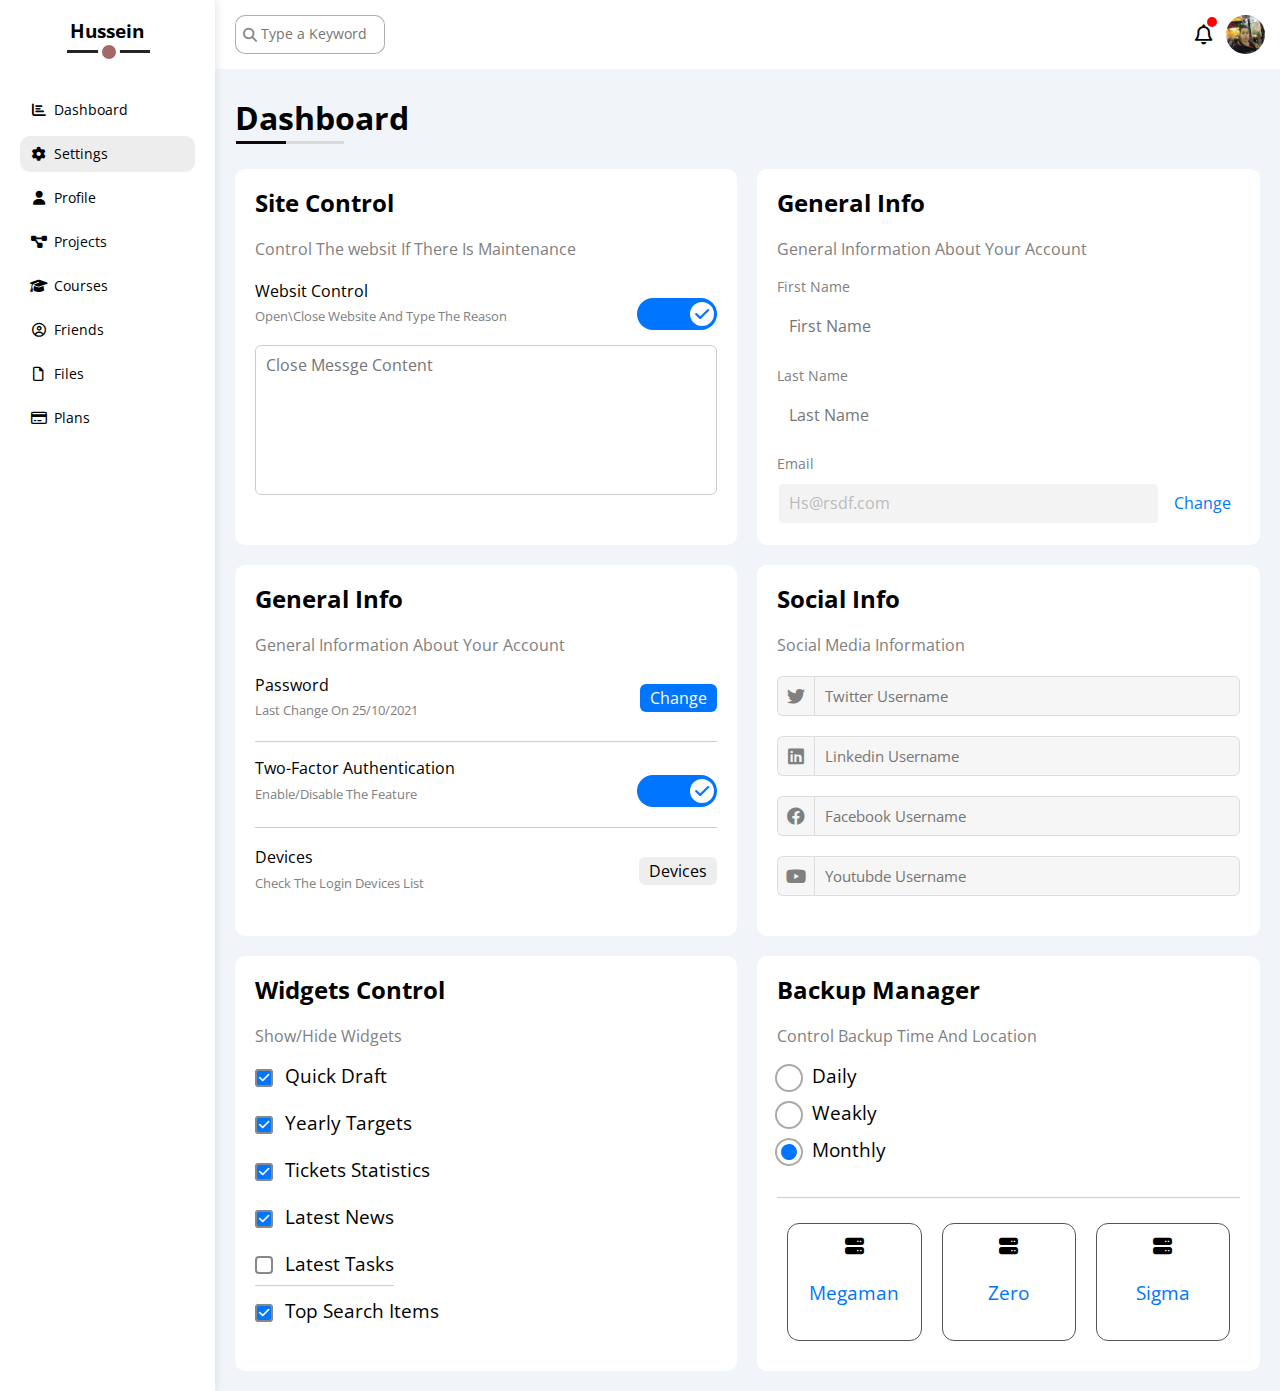
<file: settings.html>
<!DOCTYPE html>
<html lang="en">

<head>
  <meta charset="UTF-8">
  <meta http-equiv="X-UA-Compatible" content="IE=edge">
  <meta name="viewport" content="width=device-width, initial-scale=1.0">
  <!-- links -->
  <link rel="stylesheet" href="css/all.min.css">
  <link rel="stylesheet" href="css/framework.css">
  <link rel="stylesheet" href="css/main.css">
  <link rel="stylesheet" href="css/normallizw.css">

  <!-- links -->
  <!-- google fonts  -->
  <link rel="preconnect" href="https://fonts.googleapis.com">
  <link rel="preconnect" href="https://fonts.gstatic.com" crossorigin>
  <link href="https://fonts.googleapis.com/css2?family=open+Sans:ital,wght@300;500&display=swap" rel="stylesheet">

  <!-- google fonts  -->
  <title>Settings</title>
</head>

<body>

  <div class="page d-flex">
    <div class="sidebar bg-wit p-20 p-rel">
      <h3 class="p-rel text-c mt-0">Hussein</h3>
      <ul>
        <li>
          <a class="d-flex p-10 red-10 c-black fs-14 align-c" href="index.html">
            <i class="fa-solid fa-chart-bar fa-fw "></i>
            <span>Dashboard</span>
          </a>
        </li>
        <li>
          <a class="active d-flex p-10 red-10 c-black fs-14 align-c" href="settings.html">
            <i class="fa-solid fa-gear fa-fw"></i>
            <span>Settings</span>
          </a>
        </li>
        <li>
          <a class="d-flex p-10 red-10 c-black fs-14 align-c" href="profile.html">
            <i class="fa-solid fa-user fa-fw"></i>
            <span>Profile</span>
          </a>
        </li>
        <li>
          <a class=" d-flex p-10 red-10 c-black fs-14 align-c" href="project.html">
            <i class="fa-solid fa-diagram-project fa-fw"></i>
            <span>Projects</span>
          </a>
        </li>
        <li>
          <a class=" d-flex p-10 red-10 c-black fs-14 align-c" href="course.html">
            <i class="fa-solid fa-graduation-cap fa-fw"></i>
            <span>Courses</span>
          </a>
        </li>
        <li>
          <a class="d-flex p-10 red-10 c-black fs-14 align-c" href="friends.html">
            <i class="fa-regular fa-circle-user fa-fw"></i>
            <span>Friends</span>
          </a>
        </li>
        <li>
          <a class=" d-flex p-10 red-10 c-black fs-14 align-c" href="files.html">
            <i class="fa-regular fa-file fa-fw"></i>
            <span>Files</span>
          </a>
        </li>
        <li>
          <a class="d-flex p-10 red-10 c-black fs-14 align-c" href="plans.html">
            <i class="fa-regular fa-credit-card fa-fw"></i>
            <span>Plans</span>
          </a>
        </li>
      </ul>
    </div>
    <div class="content w-full">
      <!-- start head  -->
      <div class="head p-15 between-flex bg-wit ">
        <div class="nav p-rel">
          <input class="p-10" type="text" placeholder="Type a Keyword ">
        </div>
        <div class="icon p-rel d-flex align-c">
          <span class="p-rel">

            <i class="fa-regular fa-bell fa-lg"></i>
          </span>
          <img class="ml-10" src="images/hussen100.png" alt="">
        </div>
      </div>
      <!-- end head  -->
      <h1 class="dash p-rel p-10 ml-10">Dashboard</h1>
      <div class="settings-page m-20 d-grid gap-20">
        <div class="p-20 bg-wit red-10">

          <h2 class="mt-0">Site Control</h2>
          <p class="ppp"> Control The websit If There Is Maintenance</p>
          <div class="mb-15 between-flex">
            <div>
              <span>Websit Control</span>
              <p class="fs-13 c-grey mt-5 mb-0 ">Open\Close Website And Type The Reason</p>
            </div>
            <div>
              <label>
                <input class="toggle-checkbox" type="checkbox" checked>
                <div class="swicht-toggle"></div>
              </label>
            </div>
          </div>
          <textarea class="close-messge p-10 red-6 ds-block w-full" placeholder="Close Messge Content"></textarea>
        </div>
        <!-- start General -->
        <div class="General p-20 bg-wit red-10">
          <h2 class="mt-0">General Info</h2>
          <p class="ppp"> General Information About Your Account</p>
          <div>
            <label class="fs-14 ds-block c-grey mb-10">First Name</label>
            <input class="w-full p-10 red-6 bor" type="text" placeholder="First Name">
          </div>
          <div>
            <label class="fs-14 ds-block c-grey mt-20 mb-10">Last Name</label>
            <input class="w-full p-10 red-6 bor" type="text" placeholder="Last Name">
          </div>
          <div>
            <label class="fs-14 ds-block c-grey mt-20 mb-10">Email</label>
            <input class="email w-full p-10 red-6 bor" type="email" value="Hs@rsdf.com" placeholder="Last Name "
              disabled>
            <a class="c-blue ml-10" href="">Change</a>
          </div>
        </div>

        <!-- start Security Info secial  -->
        <div class=" p-20 bg-wit red-10">
          <h2 class="mt-0">General Info</h2>
          <p class="ppp"> General Information About Your Account</p>
          <div class="mt-10 pb-20 mb-15 bor-1 between-flex">
            <div>

              <span>Password</span>
              <p class="c-grey mt-5 mb-0 fs-13">Last Change On 25/10/2021</p>
            </div>
            <a class="bg-blue pt-5 pb-5 pl-10 pr-10 c-wit red-6  fs-16" href="">Change</a>
          </div>

          <div class="mt-10 pb-20 mb-15 bor-1 between-flex">
            <div>

              <span>Two-Factor Authentication</span>
              <p class="c-grey mt-5 mb-0 fs-13">Enable/Disable The Feature</p>
            </div>
            <label>
              <input class="toggle-checkbox" type="checkbox" checked>
              <div class="swicht-toggle"></div>
            </label>
          </div>

          <div class="mt-20 pb-10 mb-10 between-flex">
            <div>
              <span>Devices</span>
              <p class="c-grey mt-5 mb-0 fs-13">Check The Login Devices List</p>
            </div>
            <a class="bg-eee pt-5 pb-5 pl-10 pr-10 c-black  red-6 fs-16" href="">Devices</a>
          </div>
        </div>

        <!-- start secial  -->
        <div class="secial p-20 bg-wit red-10">
          <h2 class="mt-0">Social Info</h2>
          <p class="ppp"> Social Media Information</p>
          <div class="d-flex align-c  mb-20 ">
            <i class="fa-brands fa-twitter center-flex c-grey"></i>
            <input class="w-full" type="text" placeholder="Twitter Username">
          </div>
          <div class="d-flex align-c mb-20 ">
            <i class="fa-brands fa-linkedin center-flex c-grey"></i>
            <input class="w-full" type="text" placeholder="Linkedin Username">
          </div>
          <div class="d-flex align-c mb-20 ">
            <i class="fa-brands fa-facebook center-flex c-grey"></i>
            <input class="w-full" type="text" placeholder="Facebook Username">
          </div>
          <div class="d-flex align-c mb-20 ">
            <i class="fa-brands fa-youtube center-flex c-grey"></i>
            <input class="w-full" type="text" placeholder="Youtubde Username">
          </div>
        </div>
        <div class=" Draft p-20 bg-wit red-10">
          <h2 class="mt-0">Widgets Control</h2>
          <p class="ppp">Show/Hide Widgets</p>
          <div class="controal d-flex align-c mb-15">
            <input checked type="checkbox" id="one">
            <label for="one">Quick Draft</label>
          </div>
          <div class="controal d-flex align-c mb-15">
            <input checked type="checkbox" id="two">
            <label for="two">Yearly Targets</label>
          </div>
          <div class="controal d-flex align-c mb-15">
            <input checked type="checkbox" id="three">
            <label for="three">Tickets Statistics</label>
          </div>
          <div class="controal d-flex align-c mb-15">
            <input checked type="checkbox" id="four">
            <label for="four">Latest News</label>
          </div>
          <div class="controal  d-flex align-c mb-15">
            <input type="checkbox" id="five">
            <label class="bor-1 " for="five">Latest Tasks</label>
          </div>
          <div class="controal d-flex align-c mb-15">
            <input checked type="checkbox" id="six">
            <label for="six">Top Search Items</label>
          </div>
        </div>

        <div class=" backup p-20 bg-wit red-10">
          <h2 class="mt-0">Backup Manager</h2>
          <p class="ppp">Control Backup Time And Location</p>
          <div class="mb-15 pb-20 bor-1">
            <div class="backup-2 d-flex align-c mb-15">
              <input type="checkbox" id="me">
              <label for="me">Daily</label>
            </div>
            <div class="backup-2 d-flex align-c mb-15">
              <input type="checkbox" id="oh">
              <label for="oh">Weakly</label>
            </div>
            <div class="backup-2 d-flex align-c mb-15">
              <input type="checkbox" id="i" checked>
              <label for="i">Monthly</label>
            </div>
          </div>
          <div class="backup-1  d-flex align-c ">
            <div>
              <i class="fa-solid fa-server d-block "></i>
              <p class="c-blue">Megaman</p>
            </div>
            <div>
              <i class="fa-solid fa-server d-block "></i>
              <p class="c-blue">Zero</p>
            </div>
            <div>
              <i class="fa-solid fa-server d-block "></i>
              <p class="c-blue">Sigma</p>
            </div>
          </div>
        </div>
      </div>
    </div>
  </div>
</body>

</html>
</file>
<file: css/framework.css>
:root{
  --blue-color: #0075ff;
  --blue-alt-color: #0d69d5;
  --orange-color: #f59e0b;
  --green-color: #22c55e;
  --red-color: #df4646;
  --grey-color: #888;
  
}

/* padding + Marging  */
.p-0{
  padding: 0px;
}

.p-5{
  padding: 5px;
}
.p-10{
  padding: 10px;
}

.p-15{
  padding: 15px;
}

.p-20{
  padding: 20px;
}

.pt-0{
  padding-top: 0px;
}
.pt-5{
  padding-top: 5px;
}
.pt-10{
  padding-top: 10px;
}
.pt-15{
  padding-top: 15px;
}
.pt-20{
  padding-top: 20px;
}

.pr-0{
  padding-right: 0px;
}
.pr-5{
  padding-right: 5px;
}
.pr-10{
  padding-right: 10px;
}
.pr-15{
  padding-right: 15px;
}
.pr-20{
  padding-right: 20px;
}

.pb-0{
  padding-bottom: 0px;
}
.pb-5{
  padding-bottom: 5px;
}
.pb-10{
  padding-bottom: 10px;
}
.pb-15{
  padding-bottom: 15px;
}
.pb-20{
  padding-bottom: 20px;
}

.pl-0{
  padding-left: 0px;
}
.pl-5{
  padding-left: 5px;
}
.pl-10{
  padding-left: 10px;
}
.pl-15{
  padding-left: 15px;
}
.pl-20{
  padding-left: 20px;
}

/* margin */
.m-0{
  margin: 0px;
}

.m-5{
  margin: 5px;
}
.m-10{
  margin: 10px;
}

.m-15{
  margin: 15px;
}

.m-20{
  margin: 20px;
}

.mt-0{
  margin-top: 0px;
}
.mt-5{
  margin-top: 5px;
}
.mt-10{
  margin-top: 10px;
}
.mt-15{
  margin-top: 15px;
}
.mt-20{
  margin-top: 20px;
}

.mr-0{
  margin-right:  0px;
}
.mr-5{
  margin-right:  5px;
}
.mr-10{
  margin-right:  10px;
}
.mr-15{
  margin-right:  15px;
}
.mr-20{
  margin-right:  20px;
}

.mb-0{
  margin-bottom: 0px;
}
.mb-5{
  margin-bottom: 5px;
}
.mb-10{
  margin-bottom: 10px;
}
.mb-15{
  margin-bottom: 15px;
}
.mb-20{
  margin-bottom: 20px;
}

.ml-0{
  margin-left: 0px;
}
.ml-5{
  margin-left: 5px;
}
.ml-10{
  margin-left: 10px;
}
.ml-15{
  margin-left: 15px;
}
.ml-20{
  margin-left: 20px;
}


.mt--10{
  margin-top: -10px;
}
.mt-30{
  margin-top: 30px;
}
.ml-12{
  margin-left: -12px;
}

.right-10{
  right: 10px;
}
.right-20{
  right: 20px;
}
.top-10{
  top: 10px;
}
.top-50{
  top: 70%;
}
.top-0{
  top: 0px;
}
.left-0{
  left: 0px;
}
.left-10{
  left: 10px;
}
.left-25{
  left: 28px;
}
.left-50{
  left: 53px;
}
.left-500{
  left: 50%;
}
.left-75{
  left: 78px;
}
.left-100{
  left: 100px;
}
.bottom-0{
  bottom: 0px;
}

.trans{
  transform: translateY(-50%);
}

.op-3{
  opacity: 0.3;
}

.m-auto{
  margin: 0 auto;
}


.red-6{
  border-radius: 6px;
}
.red-10{
  border-radius: 10px;
}
.red-50{
  border-radius: 50%;
}


.fs-35{
  font-size: 35px;
}
.fs-25{
  font-size: 25px;
}
.fs-20{
  font-size: 20px;
}
.fs-18{
  font-size: 18px;
}
.fs-16{
  font-size: 16px;
}
.fs-14{
  font-size: 14px;
}
.fs-13{
  font-size: 13px;
}

.w-full{
  width: 100%;
}
.w50{
  width: 50px;
}
.w70{
  width: 70px;
}
.w-120{
  width: 120px;
}
.w-220{
  width: 220px;
}
.w-max{
  max-width: 100%;
}
.h-6{
  height: 6px;
}

.bor-1{
  border-bottom: 1px solid #ccc;
}
.bor-b{
  border-bottom: 1px solid #eee;
}
.bor-2{
  border-top: 1px solid #eee;
}
.bor{
  border: 2px solid white;
}
.out-l{
  outline: 2px solid #22c55e;
}
.bor1{
  border: 1px solid #ccc;
}

.font-n{
  font-weight: normal;
}
/* end padding + Marging  */

/* start colors  */
.bg-eee{
  background-color: #eee;
}
.bg-wit{
  background-color: white;
}
.bg-blue{
  background-color: var(--blue-color);
}
.bg-orange{
  background-color: var(--orange-color);
}
.bg-green{
  background-color: var(--green-color);
}
.bg-red{
  background-color: red;
}
.bg-redb{
  background-color: rebeccapurple;
}

.c-blue{
  color: var(--blue-color);
}

.c-orange{
  color: var(--orange-color);
}
.c-green{
  color: var(--green-color);
}

.c-wit{
  color: white;
}

.c-black{
  color: black;
}
.c-grey{
  color: grey;
}
.c-red{
  color: red;
}

.p-rel{
  position: relative;
}
.p-ub{
  position: absolute;
}

.overf{
  overflow: hidden;
}
/* end colors  */

/* start box  */
.d-flex{
  display: flex;
}
.d-grid{
  display: grid;
}

.space-b{
  justify-content: space-between;
}
.between-flex{
  display: flex;
  align-items: center;
  justify-content: space-between;
}

.jst-l{
  justify-content: flex-end;
}
.f-wrap{
  flex-wrap: wrap;
}
.grow-1{
  flex-grow: 1;
}
.center-flex{
  display: flex;
  align-items: center;
  justify-content: center;
}

.gap-20{
  gap: 20px;
}
.gap-15{
  gap: 15px;
}
.gap-10{
  gap: 10px;
}

.h-80{
  height: 80px;
}

.align-c{
  align-items: center;
}
.text-l{
  text-align: left;
}
.line-h{
  line-height: 1.7;
}
/* end box  */

/* start font  */

.text-c{
  text-align: center;
}
.ds-block{
  display: block;
}
.ft-cont{
  width: fit-content;
}
.fth-cont{
  height: fit-content;
}

.bord-non{
  border: none;
}

.h-full{
  height: 100%;
}
.fw-bold{
  font-weight: bold;
}
/* start font  */

/* mobil  */
@media (max-width: 767px){
  .block-mob{
    display: block;
  }
  .fdir-mob{
    flex-direction: column;
  }
  .textc-mob{
  text-align: center;
}
  .alingc-mob{
  align-items: center;
}
.hidden{
  display: none;
}

.mbm-10{
  margin-bottom: 14px;
}

.m-autoo{
  margin: 10px auto;
}
}
/* mobil  */
</file>
<file: css/main.css>
:root {
  --blue-color: #0075ff;
  --blue-alt-color: #0d69d5;
  --orange-color: #f59e0b;
  --green-color: #22c55e;
  --red-color: #df4646;
  --grey-color: #888;
  --boder-b: 2px solid #cccccc4f;
}

body {
  font-family: "Open Sans", sans-serif;
}

* {
  box-sizing: border-box;
}

*:focus {
  outline: none;
}

.btn {
  padding: 6px 10px;
  border-radius: 10px;
  background-color: var(--blue-color);
  color: white;
  width: fit-content;
  display: block;
  font-size: 14px;
  cursor: pointer;
}

a {
  text-decoration: none;
}

ul {
  list-style: none;
  padding: 0;
}

p {
  color: rgba(0, 0, 0, 0.475);
  line-height: 1.7;
}

.page {
  background-color: #f1f5f9;
  min-height: 100vh;
}

/* start sidebar  */
.sidebar {
  width: 250px;
  box-shadow: 0 0 10px #ddd;
}
.sidebar > h3 {
  margin-bottom: 50px;
}
.sidebar > h3::before {
  content: "";
  content: "";
  position: absolute;
  width: 83px;
  height: 3px;
  top: 30px;
  left: 27%;
  background-color: #272424;
}
.sidebar > h3::after {
  content: "";
  position: absolute;
  width: 14px;
  height: 14px;
  top: 21px;
  left: 78px;
  border: 4px solid #ffffff;
  border-radius: 50%;
  background-color: #a56868;
}

.sidebar ul li a {
  margin-bottom: 8px;
  transition: 0.3s;
}
.sidebar ul li a:hover {
  background-color: #dddddd8a;
}
.sidebar ul li a:hover i {
  color: #b024248a;
}
.sidebar ul li a.active {
  background-color: #dddddd8a;
}
.sidebar ul li span {
  margin-left: 6px;
}

@media (max-width: 767px) {
  .sidebar {
    width: 63px;
    padding: 10px;
  }
  .sidebar h3 {
    font-size: 13px;
    margin-bottom: 20px;
  }
  .sidebar h3::after,
  .sidebar h3::before {
    display: none;
  }
  .sidebar span {
    display: none;
  }
}
/* end sidebar  */

/* start head  */
.head .nav::before {
  font-family: var(--fa-style-family-classic);
  content: "\f002";
  font-weight: 900;
  position: absolute;
  left: 13px;
  top: 50%;
  transform: translateY(-50%);
  font-size: 14px;
  color: var(--grey-color);
}

.head .nav input {
  width: 150px;
  font-size: 14px;
  border: 1px solid #00000052;
  border-radius: 10px;
  margin-left: 5px;
  padding-left: 25px;
}
.head .icon img {
  width: 39px;
  border-radius: 50%;
  margin-left: 13px;
}
.head .icon span::before {
  content: "";
  position: absolute;
  height: 10px;
  width: 10px;
  background-color: red;
  border-radius: 50%;
  top: -8px;
  left: 12px;
}

.dash::before,
.dash::after {
  content: "";
  position: absolute;
  top: 51px;
  height: 3px;
  left: 11px;
}

.dash::before {
  width: 108px;
  background-color: #d9d9d9;
}
.dash::after {
  width: 50px;
  background-color: #100808;
}
/* end head  */

/* start wapper  */
.wrapper {
  grid-template-columns: repeat(auto-fill, minmax(450px, 1fr));
  margin-left: 20px;
  margin-right: 20px;
  margin-bottom: 20px;
}
@media (max-width: 767px) {
  .wrapper {
    grid-template-columns: minmax(200px, 1fr);
    margin-left: 10px;
    margin-right: 10px;
    margin-bottom: 10px;
    gap: 10px;
  }
}

.intro img {
  width: 200px;
  margin-bottom: -10px;
}

.ppp {
  margin-top: 5px;
  color: grey;
}

.welcome .body {
  border-top: 2px solid #cccccc4f;
  border-bottom: 2px solid #cccccc4f;
}
.welcome .body > div {
  flex: 1;
}

.btny {
  margin: 0 15px 15px auto;
  transition: 0.3s;
}

.btny:hover {
  background-color: var(--blue-alt-color);
}

.img {
  border-radius: 50%;
  margin-top: -25px;
  width: 80px;
  right: 2px;
  margin-left: 17px;
  border: 2px solid white;
  box-shadow: 0 0 7px #777;
}

.area {
  min-height: 180px;
  resize: none;
}
/* end wapper  */

/* start target  */
.target-row {
  margin-top: 10px;
}
.target .target-row .icon {
  width: 80px;
  height: 80px;
  font-size: 20px;
  margin-right: 15px;
}
.target .target-row .icon i {
  font-size: 28px;
}

.target .bule .icon {
  background-color: rgb(0 117 255 / 20%);
}
.target .orange .icon {
  background-color: rgba(255, 106, 0, 0.2);
}
.target .green .icon {
  background-color: rgba(0, 255, 30, 0.2);
}

.target .prog {
  background-color: rgb(0 117 255 / 20%);
}
.target .detalis {
  flex: 1;
}

.target .prog {
  height: 4px;
}
.target .prog > span {
  position: absolute;
  left: 0;
  top: 0;
  height: 100%;
}

.target .prog > span span {
  right: -16px;
  position: absolute;
  top: -34px;
  color: white;
  font-size: 15px;
  padding: 2px 3px;
  border-radius: 6px;
}

.target .prog > span span::before {
  content: "";
  position: absolute;
  right: 11px;
  top: 21px;
  border-color: transparent;
  border-width: 7px;
  border-style: solid;
}



@media (min-width: 768px){
.target .prog > .blue span::before {
  border-top-color: var(--blue-color);
}
.target .prog > .orange span::before {
  border-top-color: var(--orange-color);
}
.target .prog > .green span::before {
  border-top-color: var(--green-color);
}
}
@media (max-width: 767px) {
  .target .prog > span span::before {
    content: "";
    position: absolute;
    right: 11px;
    top: -12px;
    border-color: transparent;
    border-width: 7px;
    border-style: solid;
  }
  .target .prog > span span {
    top: 14px;
  }

  .target .prog > .blue span::before {
    border-bottom-color: var(--blue-color);
  }
  .target .prog > .orange span::before {
    border-bottom-color: var(--orange-color);
  }
  .target .prog > .green span::before {
    border-bottom-color: var(--green-color);
  }
}
/* end target  */

/* start tikits  */
.tikits .box {
  width: calc(50% - 10px);
}

@media (max-width: 767px) {
  .tikits .box {
    width: 100%;
  }
}
/* end tikits  */

/* start news  */

.lastest .box {
  margin-bottom: 10px;
  transition: 0.6s;
}
.lastest .box h2 {
  margin-bottom: 2px;
}

@media (max-width: 767px) {
  .lastest .box {
    display: block;
  }
}
.lastest .box:not(:last-child) {
  border-bottom: var(--boder-b);
  padding: 0 0 10px;
}
.lastest .box img {
  width: 100px;
}

.lastest .box div:last-of-type {
  width: fit-content;
  margin: 10px auto;
}
.lastest .box:hover div:last-of-type {
  font-weight: 600;
  background-color: rgba(103, 98, 98, 0.34);
}
/* end news  */

/* start delete */
.delete .box {
  transition: 0.5s;
}
.delete .box:not(:last-child) {
  border-bottom: var(--boder-b);
}

.delete .done {
  opacity: 0.3;
}
.delete .done .info {
  text-decoration: line-through;
}
.delete .box .info h3 {
  color: #9a2020;
}
.delete .box:hover i {
  color: #ff0000;
}

/* end delete */

/* start search  */
.search .box {
  margin-bottom: 20px;
}
.search .box:hover span:last-of-type {
  background-color: #4521217b;
  color: white;
}
.search .box:not(:last-child) {
  border-bottom: 1px solid #f1ececcf;
}
/* end search  */

/* start uplod  */
.uplode .box:not(:last-child) {
  border-bottom: var(--boder-b);
  padding-bottom: 10px;
}
.uplode .pdf {
  margin-right: 13px;
}

/* start project  */
.Project ul::before {
  content: "";
  position: absolute;
  height: 100%;
  width: 3px;
  left: 0;
  background-color: var(--blue-color);
}
.Project ul li::before {
  content: "";
  width: 14px;
  height: 14px;
  position: absolute;
  background-color: white;
  border: 2px solid white;
  outline: 2px solid var(--blue-color);
  border-radius: 50%;
  left: -7px;
}
.Project ul .done {
  margin-bottom: 44px;
}
.Project ul .done::before {
  content: "";
  background-color: var(--blue-color);
}

.Project ul .crunt::before {
  content: "";
  animation: change-c 0.8s infinite;
}

.Project .imge {
  position: absolute;
  width: 160px;
  top: 80px;
  left: 61%;
  opacity: 0.4;
  animation: img 1s infinite;
}
/* end project  */

/* start reminder  */

.reminder div {
  margin-left: 16px;
  padding: 10px;
}
.reminder div::before {
  content: "";
  position: absolute;
  width: 14px;
  height: 14px;
  border-radius: 50%;
  left: 11px;
  transform: translateY(10px);
}

.reminder .orange {
  border-left: 3px solid var(--orange-color);
}
.reminder .green {
  border-left: 3px solid var(--green-color);
}
.reminder .blue {
  border-left: 3px solid var(--blue-color);
}
.reminder .red {
  border-left: 3px solid var(--red-color);
}

.reminder .orange::before {
  background-color: var(--orange-color);
}
.reminder .green::before {
  background-color: var(--green-color);
}
.reminder .blue::before {
  background-color: var(--blue-color);
}
.reminder .red::before {
  background-color: var(--red-color);
}
/* end reminder  */

/* start animation  */
@keyframes change-c {
  from {
    background-color: var(--blue-color);
  }
  to {
    background-color: white;
  }
}
@keyframes img {
  20% {
    top: 90px;
    opacity: 0.5;
  }

  100% {
    opacity: 0;
  }
  80% {
    top: 0px;
  }
}
@keyframes a-anm {
  0%, 100% {
    transform: translateY(1px);
  }

  50% {
    transform: translateY(-5px);
  }
 
}
/* start animation  */

/* start post  */
.post img {
  width: 90px;
  border-radius: 50%;
  margin-right: 14px;
  border: 2px solid white;
  outline: 2px solid var(--blue-color);
}
/* end post  */

/* start media  */
.media .box {
  padding-left: 70px;
  margin: 20px 0 20px;
}
.media .box i {
  position: absolute;
  left: 0;
  top: 0;
  width: 52px;
  transition: 0.3s;
}

.media .box i:hover {
  transform: rotate(5deg);
}

.media .twitter i,
.media .twitter a {
  background-color: #1da1f2;
}
.media .twitter {
  background-color: #1da0f24e;
  color: #1da1f2;
}
.media .face {
  background-color: #1876f24a;
  color: #1877f2;
}
.media .face i,
.media .face a {
  background-color: #1877f2;
}

.media .youtube {
  background-color: #ff00004e;
  color: #ff0000;
}

.media .youtube i,
.media .youtube a {
  background-color: #ff0000;
}

.media .linked {
  background-color: #0076b549;
  color: #0077b5;
}

.media .linked i,
.media .linked a {
  background-color: #0077b5;
}
/* end media  */

/* start lable  */

.taple .responsive-taple {
  overflow-x: auto;
}

.taple table {
  min-width: 1000px;
}
.taple table td {
  padding: 15px;
}

.taple thead td {
  background-color: #eee;
  font-weight: bold;
}

.taple tbody td {
  border-bottom: 1px solid #eee;
  border-left: 1px solid #eee;
}
.taple table tbody tr td:last-child {
  border-right: 1px solid #eee;
}
.taple table img {
  border-radius: 50%;
  padding: 2px;
}

.taple table img:not(:first-child) {
  margin-left: -29px;
}

@media (min-width: 991px) {
  .taple {
    grid-column: 1 /3;
  }
}
/* starend lable  */

/* start settings  */

.settings-page {
  grid-template-columns: repeat(auto-fill, minmax(500px, 1fr));
}

@media (max-width: 767px) {
  .settings-page {
    grid-template-columns: minmax(100px, 1fr);
    margin-left: 10px;
    margin-right: 10px;
    gap: 10px;
  }
}

.settings-page .close-messge {
  border: 1px solid #ccc;
  resize: none;
  min-height: 150px;
}

.toggle-checkbox {
  -webkit-appearance: none;
  appearance: none;
}

.swicht-toggle {
  width: 80px;
  height: 32px;
  background-color: #ccc;
  border-radius: 20px;
  position: relative;
  transition: 0.3s;
  cursor: pointer;
}

.swicht-toggle::before {
  font-family: var(--fa-style-family-classic);
  content: "\f00d";
  font-weight: 900;
  position: absolute;
  top: 4px;
  left: 3px;
  width: 24px;
  color: #aaa;
  height: 24px;
  background-color: rgb(255, 252, 252);
  border-radius: 50%;
  display: flex;
  align-items: center;
  justify-content: center;
  transition: 0.3s;
}

.toggle-checkbox:checked + .swicht-toggle {
  background-color: var(--blue-color);
}
.toggle-checkbox:checked + .swicht-toggle::before {
  font-family: var(--fa-style-family-classic);
  content: "\f00c";
  left: 53px;
  color: var(--blue-color);
}

.General .email {
  display: inline-flex;
  width: calc(100% - 80px);
  background-color: #eeeeeeaf;
  cursor: no-drop;
  color: #bbb;
}

/* start secla  */
.secial > div i {
  width: 40px;
  height: 40px;
  background-color: #f6f6f6;
  border: 1px solid #ddd;
  border-right: none;
  border-radius: 6px 0 0 6px;
  transition: 0.3s;
  font-size: 18px;
}

.secial > div:focus-within i {
  color: black;
}

.secial > div input {
  height: 40px;
  background-color: #f6f6f6;
  border: 1px solid #ddd;
  padding-left: 10px;
  border-radius: 0 6px 6px 0;
  font-size: 15px;
}

/* start draft  */
.Draft .controal input {
  -webkit-appearance: none;
  appearance: none;
}

.Draft .controal label {
  padding-left: 30px;
  cursor: pointer;
  position: relative;
  font-size: 19px;
  padding-bottom: 10px;
}

.Draft .controal label::after,
.Draft .controal label::before {
  position: absolute;
  left: 0px;
  top: 50%;
  margin-top: -13px;
  border-radius: 4px;
}
.Draft .controal label::after {
  content: "";
  width: 14px;
  height: 14px;
  border: 2px solid var(--grey-color);
}

.Draft .controal label::before {
  font-family: var(--fa-style-family-classic);
  content: "\f00c";
  font-weight: 900;
  background-color: var(--blue-color);
  color: white;
  font-size: 12px;
  width: 18px;
  height: 18px;
  display: flex;
  justify-content: center;
  align-items: center;
  transform: scale(0) rotate(360deg);
  transition: 0.3s;
}

.Draft .controal input[type="checkbox"]:checked + label::before {
  transform: scale(1);
  border-color: var(--blue-color);
}

.Draft .controal label:hover::after {
  border-color: var(--blue-color);
}

.backup .backup-2 label {
  padding-left: 35px;
  cursor: pointer;
  position: relative;
  font-size: 19px;
}

.backup .backup-2 label::before {
  content: "";
  position: absolute;
  width: 16px;
  height: 16px;
  border-radius: 50%;
  border: 4px solid white;
  left: 0;
  outline: 2px solid #aaa;
  transform: rotate(360deg);
  transition: 0.3s;
}

.backup .backup-2 input {
  -webkit-appearance: none;
  appearance: none;
}

.backup .backup-2 input[type="checkbox"]:checked + label::before {
  transform: rotate(999deg);
  background-color: var(--blue-color);
}

.backup .backup-1 > div {
  width: 100%;
  border: 1px solid #595353;
  text-align: center;
  padding: 12px 20px;
  margin: 10px;
  border-radius: 12px;
  font-size: 19px;
  cursor: pointer;
}

.backup .backup-1 > div:hover {
  border-color: var(--blue-color);
  color: var(--blue-color);
}

@media (max-width: 767px) {
  .backup .backup-1 {
    flex-wrap: wrap;
  }
}
/* end settings  */

/* start profile-page  */
@media (max-width: 767px) {
  .profile-page .overview {
    flex-direction: column;
  }
}
.profile-page .avater-box {
    
    width: 250px;
  }

@media (min-width: 767px) {
  .profile-page .avater-box {
    border-right: 1px solid #eee;
    
  }
}

.profile-page .avater-box .ava {
  width: 70%;
  height: 4px;
  border-radius: 6px;
  overflow: hidden;
  margin: auto;
  background-color: #d4cece;
}

.profile-page .avater-box .avt {
  border: 2px solid white;
  animation: imge 0.3s infinite;
}

@keyframes imge {
  10% {
    outline: 2px solid rgb(255, 208, 0);
  }
  30% {
    outline: 2px solid var(--blue-color);
  }
  50% {
    outline: 2px solid orange;
  }
  70% {
    outline: 3px solid red;
    transform: scale(1.04);
  }
  100% {
    outline: 2px solid green;
  }
}

.profile-page .avater-box .ava span {
  position: absolute;
  left: 0;
  top: 0;
  height: 4px;
  border-radius: 6px;
  background-color: var(--blue-color);
}

.profile-page .info-box .box {
  flex-wrap: wrap;
  transition: 0.3s;
  border-bottom: 1px solid #eee;
}
.profile-page .info-box .box:hover {
  background-color: #f9f9f9;
}

.profile-page .info-box .box > div {
  min-width: 250px;
  padding: 10px 0 0;
}

.profile-page .info-box .box > div span:first-child {
  color: gray;
}

.profile-page .info-box h4 {
  font-weight: normal;
  color: rgb(38, 16, 205);
  padding-bottom: 10px;
  
}

.profile-page .info-box .swicht-toggle {
  margin: auto;
  height: 28px;
}

.profile-page .info-box .swicht-toggle::before {
  width: 20px;
  height: 20px;
}

.profile-page .info-box .toggle-checkbox:checked + .swicht-toggle::before {
  font-family: var(--fa-style-family-classic);
  content: "\f00c";
  left: 57px;
  color: var(--blue-color);
}

.profile-page .skills-2{
  flex-grow: 1;
}
.profile-page .skills-2 li{
  padding: 20px 10px;
}

.profile-page .skills-2 li:not(:last-child){
  border-bottom: 1px solid #EEE;
}

.profile-page .skills-2 li span{
  background-color: #eee;
  padding: 4px 10px;
  border-radius: 6px;
  margin-right: 10px;
}

.profile-page .box-2{
  flex-grow: 3;
}


.profile-page .box-2 .activty{
  margin: 20px 0 30px;
  padding-bottom: 13px;
}
.profile-page .box-2 .activty:not(:last-child){
  border-bottom: 1px solid #EEE;
}

.profile-page .box-2 .activty div:first-of-type{
  flex-grow: 1;
}
.profile-page .box-2 .activty div:first-of-type span:first-of-type{
  color: var(--blue-alt-color);
  font-weight: 600;
  font-size: 18px;
}
.profile-page .box-2 .activty div:last-of-type{
  text-align: right;
}

@media (max-width: 767px){
  .profile-page .other-data{
  flex-direction: column;
}
  .profile-page .activty{
  flex-direction: column;
  
}
.profile-page .box-2 .activty div:last-of-type{
  text-align: center;
}
  .profile-page .activty  .date {
  margin-top: 15px;
}

}
/* end profile-page  */


/* start .Project  */
.project-page {
    grid-template-columns: repeat(auto-fill, minmax(500px, 1fr));
}

@media(max-width: 767px){
  .project-page {
    grid-template-columns:  minmax(200px, 1fr);
    margin:  10px;
    gap: 10px;
}
}

.project-page .project div:nth-of-type(2){
  padding-bottom: 10px;
}
/* end .Project  */

/* start course */
.course-page {
    grid-template-columns: repeat(auto-fill, minmax(300px, 1fr));
}

@media(max-width: 767px){
  .course-page {
    grid-template-columns:  minmax(200px, 1fr);
    margin: 10px;
    gap: 10px;
}
}

.course-page .course{
  transition: 0.3s;
}
.course-page .course:hover {
transform: translateY(-10px);
}

.course-page .b-2{
  transform: translateX(-50%);
    bottom: -14px;
    padding: 4px 10px;
    background-color: var(--blue-color);
    color: white;
    border-radius: 6px;
    font-size: 16px;
}
/* end course  */

/* start friends-page  */
.friends-page{
  grid-template-columns: repeat(auto-fill, minmax(300px, 1fr));
  
}

@media(max-width: 767px){
  .friends-page {
    grid-template-columns:  minmax(200px, 1fr);
    margin: 10px;
    gap: 10px;
}
}

.friends-page .friends div:first-of-type i:hover{
  color: var(--blue-color);
}
/* end friends-page  */

/* start files-page  */
.files-page{
  
  flex-direction: row-reverse;
  align-items: start;
}
@media (max-width: 767px){
.files-page {
    flex-direction: column;
    align-items: normal;}
}



/* end friends-page  */

/* start file-page  */

.files-page .file{
    min-width: 270px;
}

.files-page .file2 {
    flex: 1;
    grid-template-columns: repeat(auto-fill, minmax(200px, 1fr));
}

.files-page .icon{
    height: 40px;
    width: 40px;
    font-size: 18px;
    margin-right: 10px;
    border-radius: 4px;
}

.files-page .red{
  background-color: rgba(255, 0, 0, 0.258);
}
.files-page .blue{
  background-color: rgba(0, 21, 255, 0.258);
}
.files-page .orange{
  background-color: rgba(255, 106, 0, 0.258);
}
.files-page .green{
  background-color: rgba(21, 255, 0, 0.258);
}


.files-page .file a:hover {
  background-color: var(--blue-alt-color);
  
}
.files-page .file a:hover i{
  
  animation: a-anm 0.8s infinite;
}

.files-page .file2 .box{
  transition: 0.3s;
}
.files-page .file2 .box:hover img{
  transform: rotate(4deg);
}
/* end file-page  */

/* start plans  */

.plans-page{
  grid-template-columns: repeat(auto-fill, minmax(500px, 1fr));
  
}

@media(max-width: 767px){
  .plans-page {
    grid-template-columns:  minmax(200px, 1fr);
    margin: 10px;
    gap: 10px;
}
}
.plans-page .plan .price {
    position: relative;
    font-size: 40px;
    width: fit-content;
    margin: auto;
}

.plans-page .plan .price span {
    position: absolute;
    left: -20px;
    top: 0;
    font-size: 25px;
}

.plans-page .plan ul li {
    padding: 15px 0;
    display: flex;
    align-items: center;
    font-size: 15px;
    border-bottom: 1px solid #eee;
}

.plans-page .plan .top {
    border: 3px solid white;
    outline: 3px solid transparent;
}

.plans-page .plan.blue .top {
    outline-color: var(--blue-color);
}
.plans-page .plan.green .top {
    outline-color: var(--green-color);
}
.plans-page .plan.orange .top {
    outline-color: var(--orange-color);
}

.plans-page .plan ul li .yes {
    color: var(--green-color);
}
.plans-page .plan ul li i:not(.yes, .help) {
    color: var(--red-color);
}

.plans-page .plan ul li .help {
    color: var(--grey-color);
    margin-left: auto;
    cursor: pointer;
}
.plans-page .plan ul li i:first-child {
    font-size: 18px;
    margin-right: 5px;
}
/* end plans  */
</file>
<file: css/normallizw.css>
/*! normalize.css v8.0.1 | MIT License | github.com/necolas/normalize.css */

/* Document
   ========================================================================== */

/**
 * 1. Correct the line height in all browsers.
 * 2. Prevent adjustments of font size after orientation changes in iOS.
 */

html {
  line-height: 1.15; /* 1 */
  -webkit-text-size-adjust: 100%; /* 2 */
}

/* Sections
   ========================================================================== */

/**
 * Remove the margin in all browsers.
 */

body {
  margin: 0;
}

/**
 * Render the `main` element consistently in IE.
 */

main {
  display: block;
}

/**
 * Correct the font size and margin on `h1` elements within `section` and
 * `article` contexts in Chrome, Firefox, and Safari.
 */

h1 {
  font-size: 2em;
  margin: 0.67em 0;
}

/* Grouping content
   ========================================================================== */

/**
 * 1. Add the correct box sizing in Firefox.
 * 2. Show the overflow in Edge and IE.
 */

hr {
  box-sizing: content-box; /* 1 */
  height: 0; /* 1 */
  overflow: visible; /* 2 */
}

/**
 * 1. Correct the inheritance and scaling of font size in all browsers.
 * 2. Correct the odd `em` font sizing in all browsers.
 */

pre {
  font-family: monospace, monospace; /* 1 */
  font-size: 1em; /* 2 */
}

/* Text-level semantics
   ========================================================================== */

/**
 * Remove the gray background on active links in IE 10.
 */

a {
  background-color: transparent;
}

/**
 * 1. Remove the bottom border in Chrome 57-
 * 2. Add the correct text decoration in Chrome, Edge, IE, Opera, and Safari.
 */

abbr[title] {
  border-bottom: none; /* 1 */
  text-decoration: underline; /* 2 */
  text-decoration: underline dotted; /* 2 */
}

/**
 * Add the correct font weight in Chrome, Edge, and Safari.
 */

b,
strong {
  font-weight: bolder;
}

/**
 * 1. Correct the inheritance and scaling of font size in all browsers.
 * 2. Correct the odd `em` font sizing in all browsers.
 */

code,
kbd,
samp {
  font-family: monospace, monospace; /* 1 */
  font-size: 1em; /* 2 */
}

/**
 * Add the correct font size in all browsers.
 */

small {
  font-size: 80%;
}

/**
 * Prevent `sub` and `sup` elements from affecting the line height in
 * all browsers.
 */

sub,
sup {
  font-size: 75%;
  line-height: 0;
  position: relative;
  vertical-align: baseline;
}

sub {
  bottom: -0.25em;
}

sup {
  top: -0.5em;
}

/* Embedded content
   ========================================================================== */

/**
 * Remove the border on images inside links in IE 10.
 */

img {
  border-style: none;
}

/* Forms
   ========================================================================== */

/**
 * 1. Change the font styles in all browsers.
 * 2. Remove the margin in Firefox and Safari.
 */

button,
input,
optgroup,
select,
textarea {
  font-family: inherit; /* 1 */
  font-size: 100%; /* 1 */
  line-height: 1.15; /* 1 */
  margin: 0; /* 2 */
}

/**
 * Show the overflow in IE.
 * 1. Show the overflow in Edge.
 */

button,
input { /* 1 */
  overflow: visible;
}

/**
 * Remove the inheritance of text transform in Edge, Firefox, and IE.
 * 1. Remove the inheritance of text transform in Firefox.
 */

button,
select { /* 1 */
  text-transform: none;
}

/**
 * Correct the inability to style clickable types in iOS and Safari.
 */

button,
[type="button"],
[type="reset"],
[type="submit"] {
  -webkit-appearance: button;
}

/**
 * Remove the inner border and padding in Firefox.
 */

button::-moz-focus-inner,
[type="button"]::-moz-focus-inner,
[type="reset"]::-moz-focus-inner,
[type="submit"]::-moz-focus-inner {
  border-style: none;
  padding: 0;
}

/**
 * Restore the focus styles unset by the previous rule.
 */

button:-moz-focusring,
[type="button"]:-moz-focusring,
[type="reset"]:-moz-focusring,
[type="submit"]:-moz-focusring {
  outline: 1px dotted ButtonText;
}

/**
 * Correct the padding in Firefox.
 */

fieldset {
  padding: 0.35em 0.75em 0.625em;
}

/**
 * 1. Correct the text wrapping in Edge and IE.
 * 2. Correct the color inheritance from `fieldset` elements in IE.
 * 3. Remove the padding so developers are not caught out when they zero out
 *    `fieldset` elements in all browsers.
 */

legend {
  box-sizing: border-box; /* 1 */
  color: inherit; /* 2 */
  display: table; /* 1 */
  max-width: 100%; /* 1 */
  padding: 0; /* 3 */
  white-space: normal; /* 1 */
}

/**
 * Add the correct vertical alignment in Chrome, Firefox, and Opera.
 */

progress {
  vertical-align: baseline;
}

/**
 * Remove the default vertical scrollbar in IE 10+.
 */

textarea {
  overflow: auto;
}

/**
 * 1. Add the correct box sizing in IE 10.
 * 2. Remove the padding in IE 10.
 */

[type="checkbox"],
[type="radio"] {
  box-sizing: border-box; /* 1 */
  padding: 0; /* 2 */
}

/**
 * Correct the cursor style of increment and decrement buttons in Chrome.
 */

[type="number"]::-webkit-inner-spin-button,
[type="number"]::-webkit-outer-spin-button {
  height: auto;
}

/**
 * 1. Correct the odd appearance in Chrome and Safari.
 * 2. Correct the outline style in Safari.
 */

[type="search"] {
  -webkit-appearance: textfield; /* 1 */
  outline-offset: -2px; /* 2 */
}

/**
 * Remove the inner padding in Chrome and Safari on macOS.
 */

[type="search"]::-webkit-search-decoration {
  -webkit-appearance: none;
}

/**
 * 1. Correct the inability to style clickable types in iOS and Safari.
 * 2. Change font properties to `inherit` in Safari.
 */

::-webkit-file-upload-button {
  -webkit-appearance: button; /* 1 */
  font: inherit; /* 2 */
}

/* Interactive
   ========================================================================== */

/*
 * Add the correct display in Edge, IE 10+, and Firefox.
 */

details {
  display: block;
}

/*
 * Add the correct display in all browsers.
 */

summary {
  display: list-item;
}

/* Misc
   ========================================================================== */

/**
 * Add the correct display in IE 10+.
 */

template {
  display: none;
}

/**
 * Add the correct display in IE 10.
 */

[hidden] {
  display: none;
}
</file>
